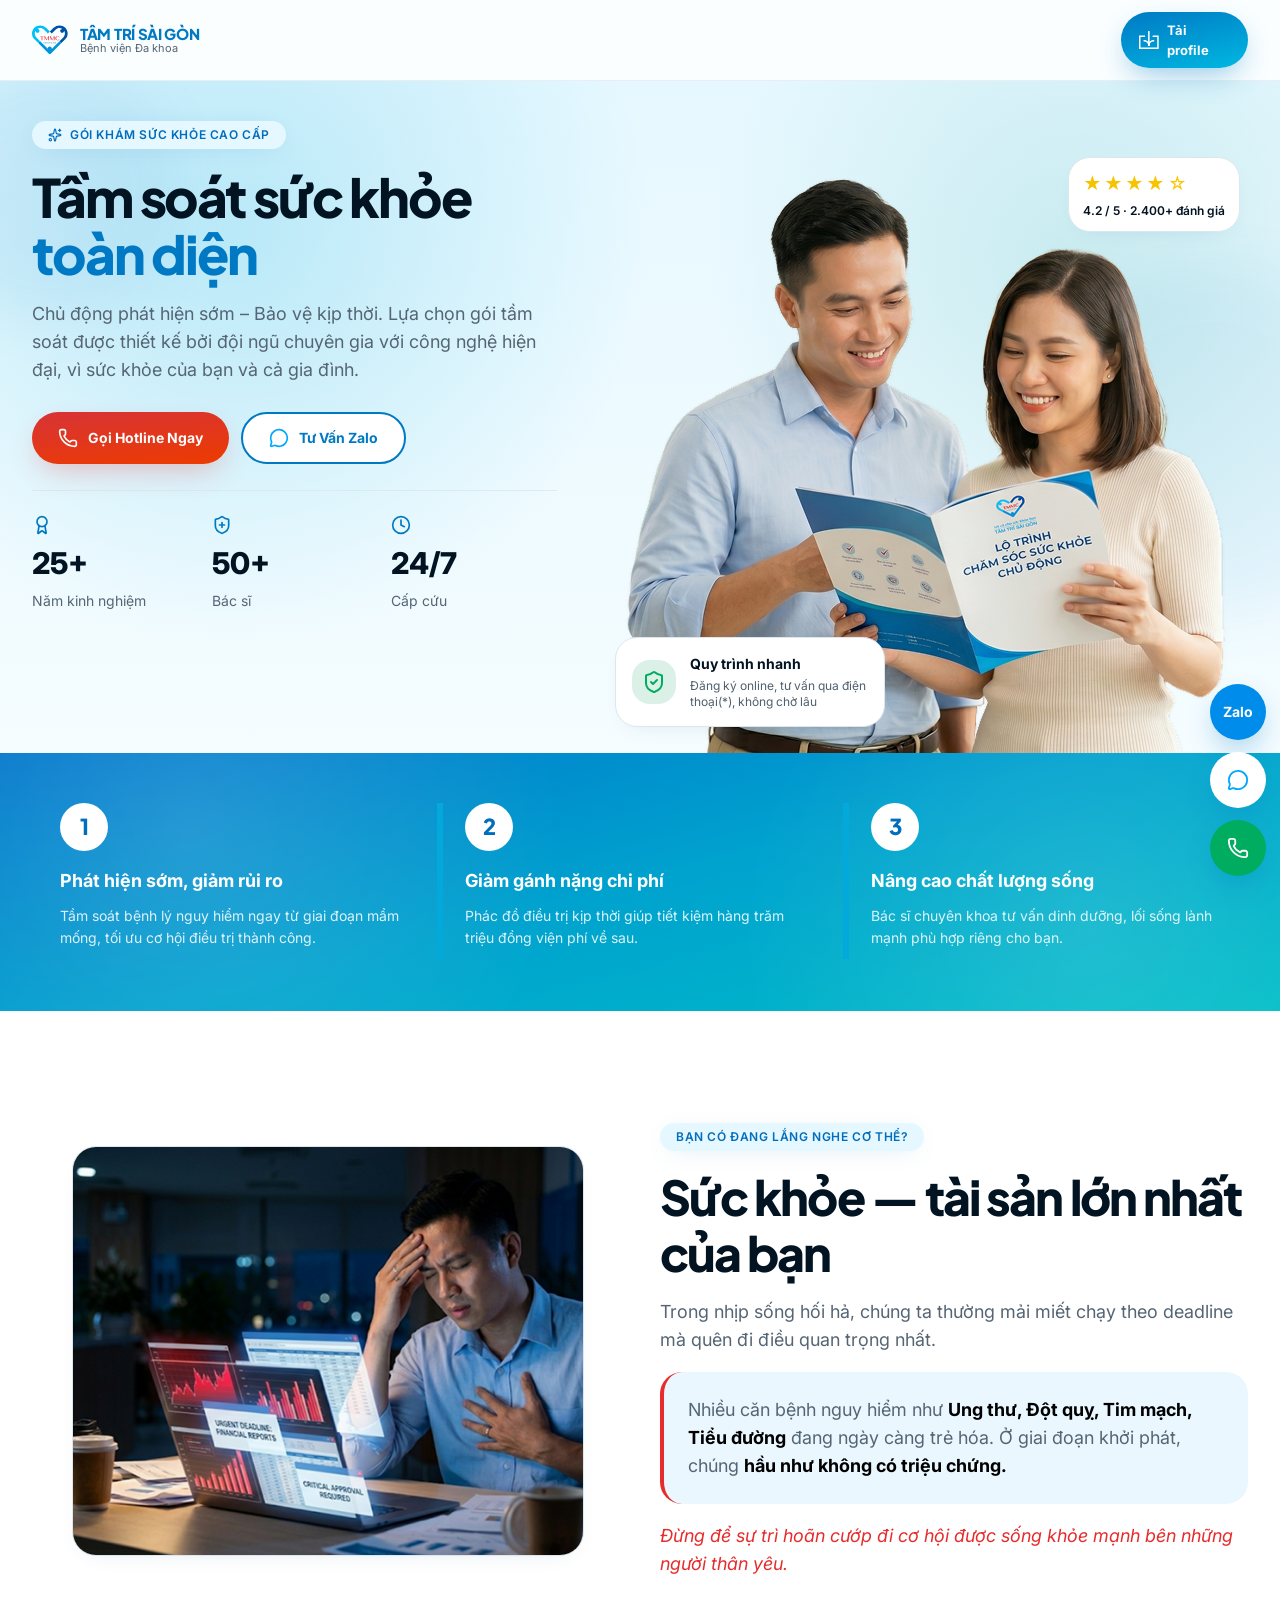
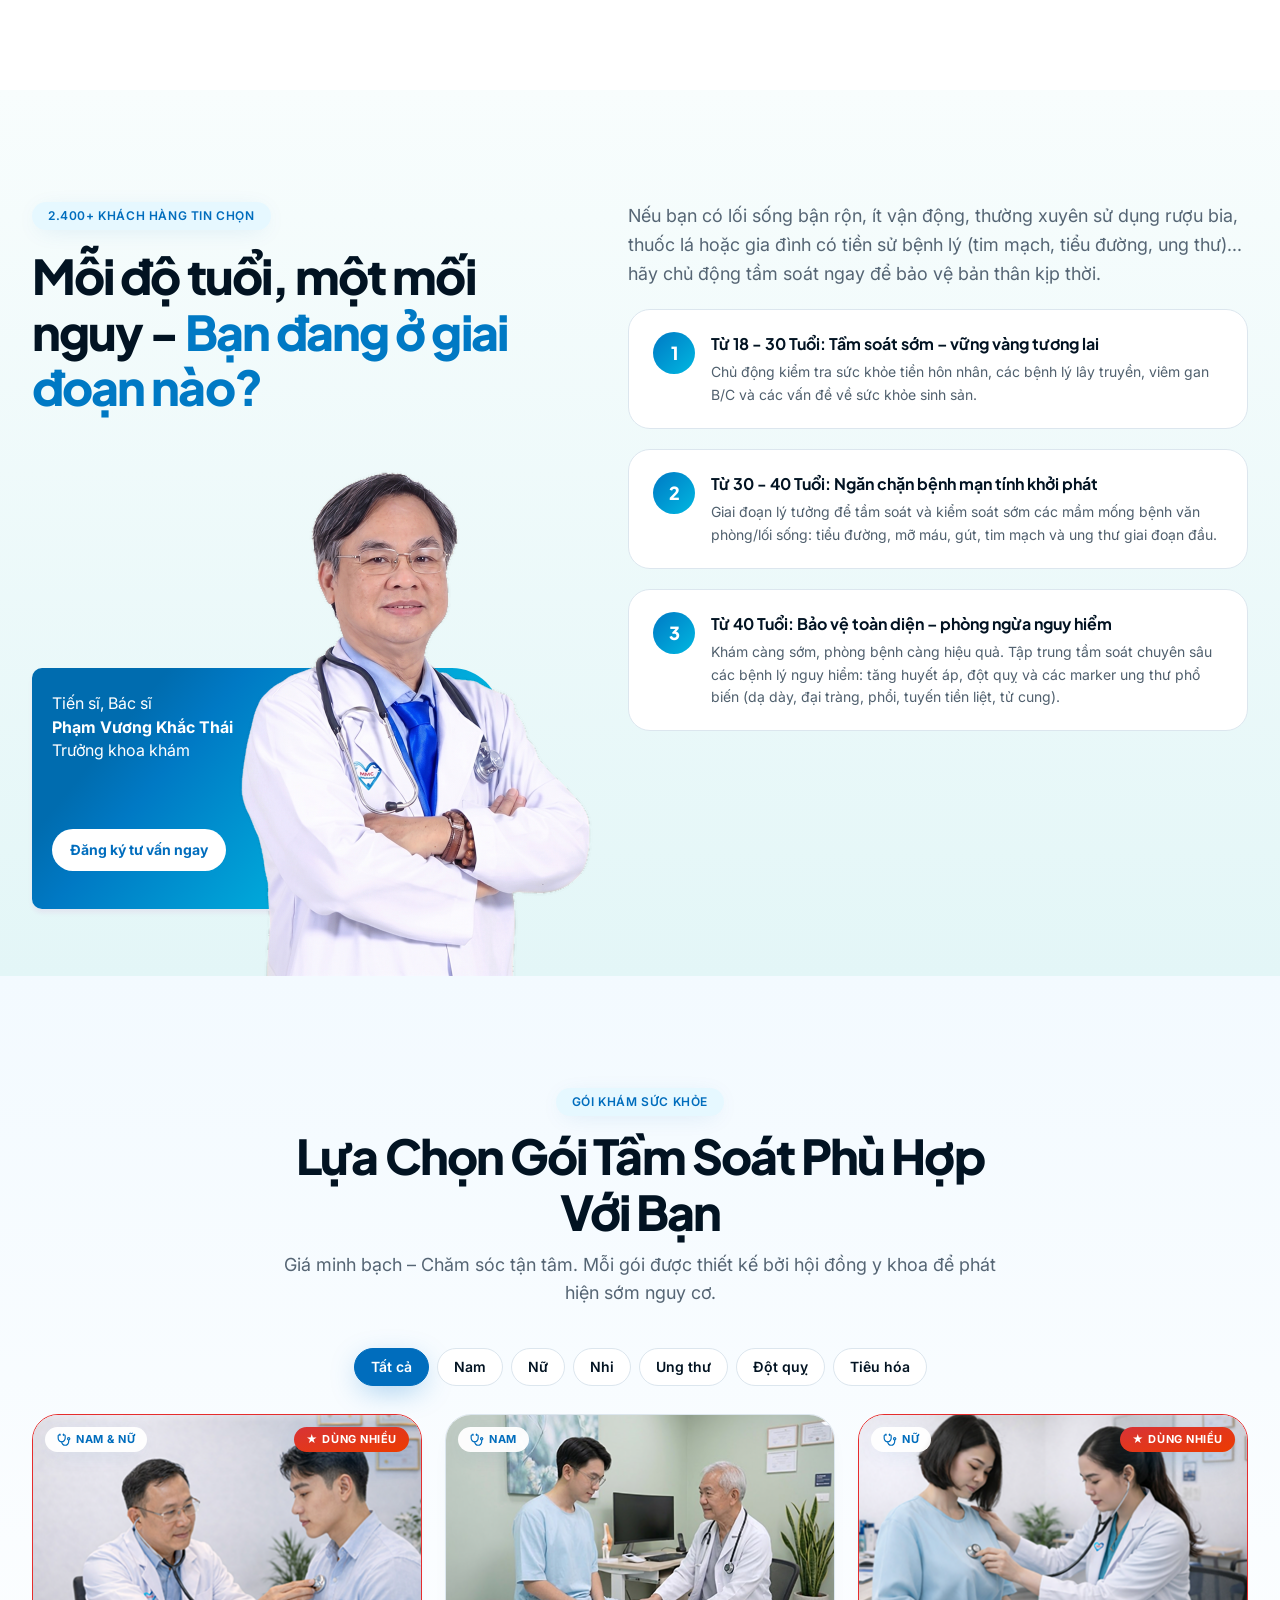
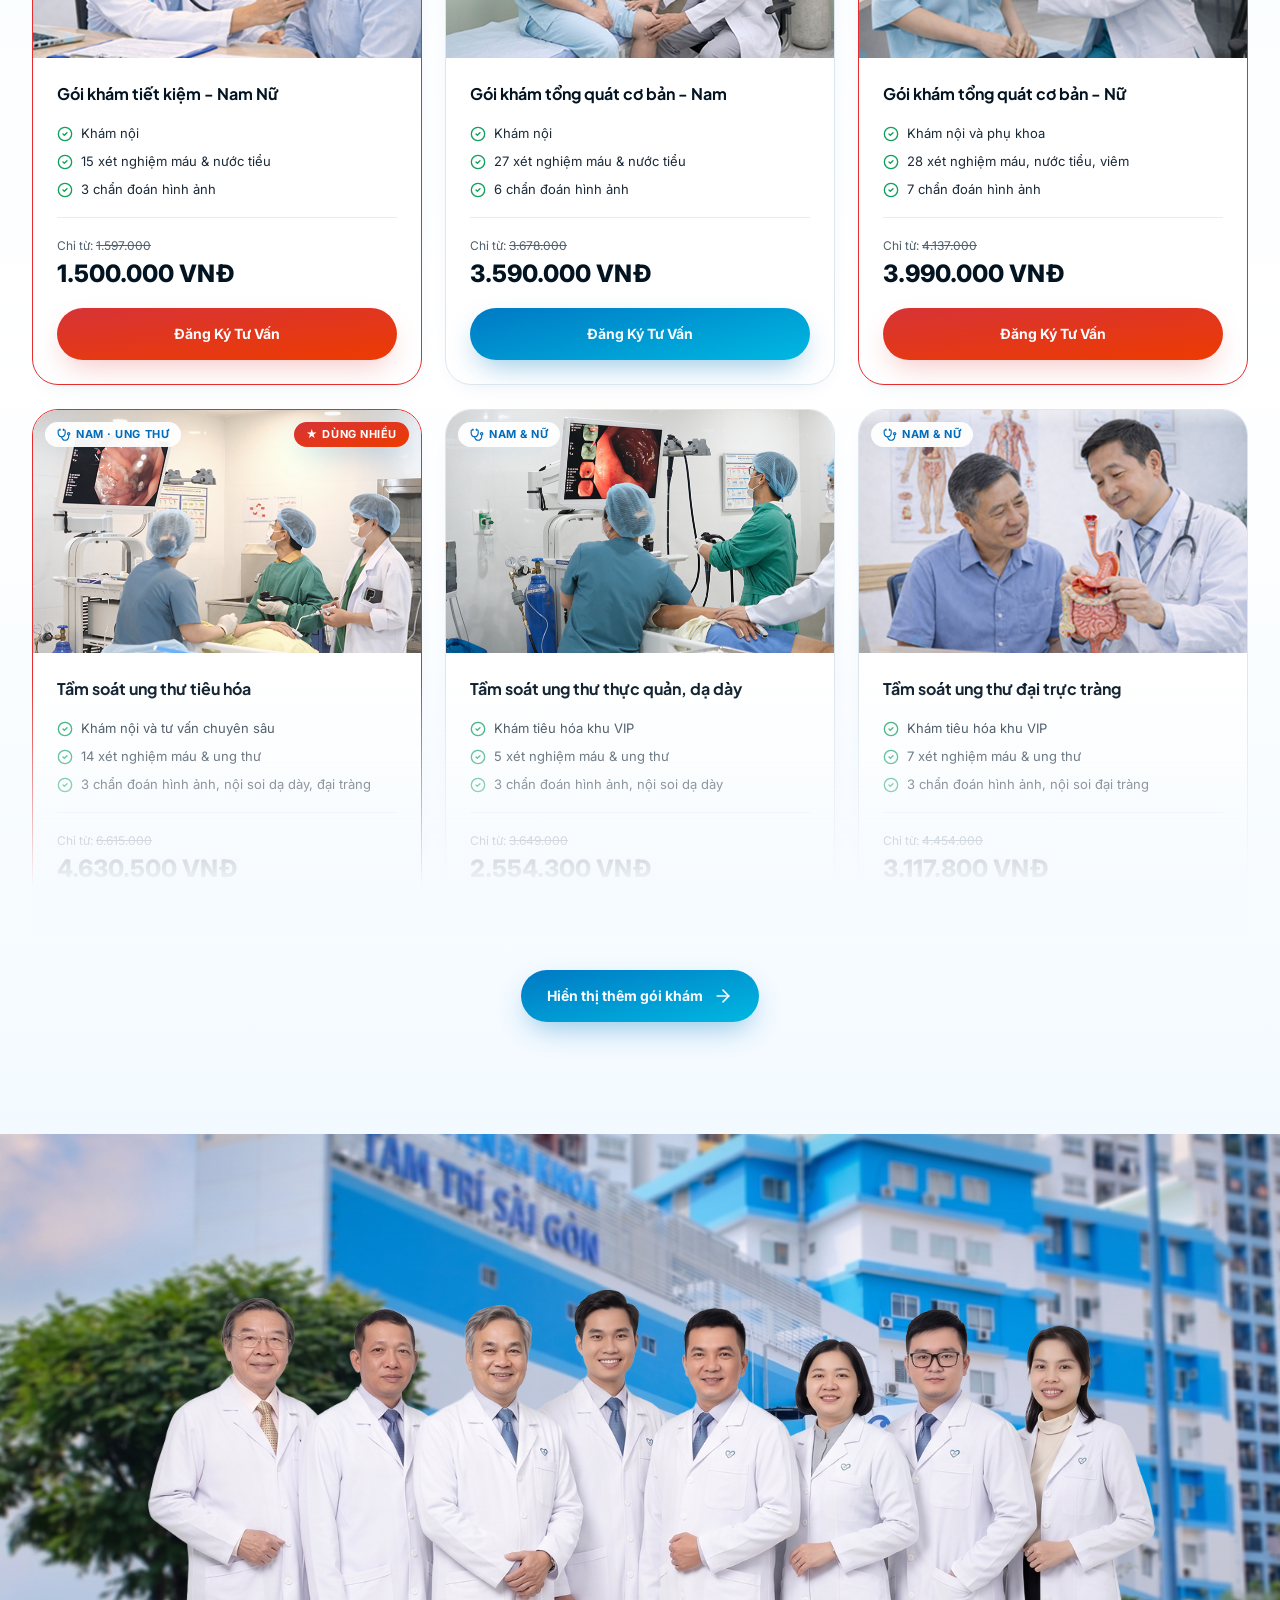
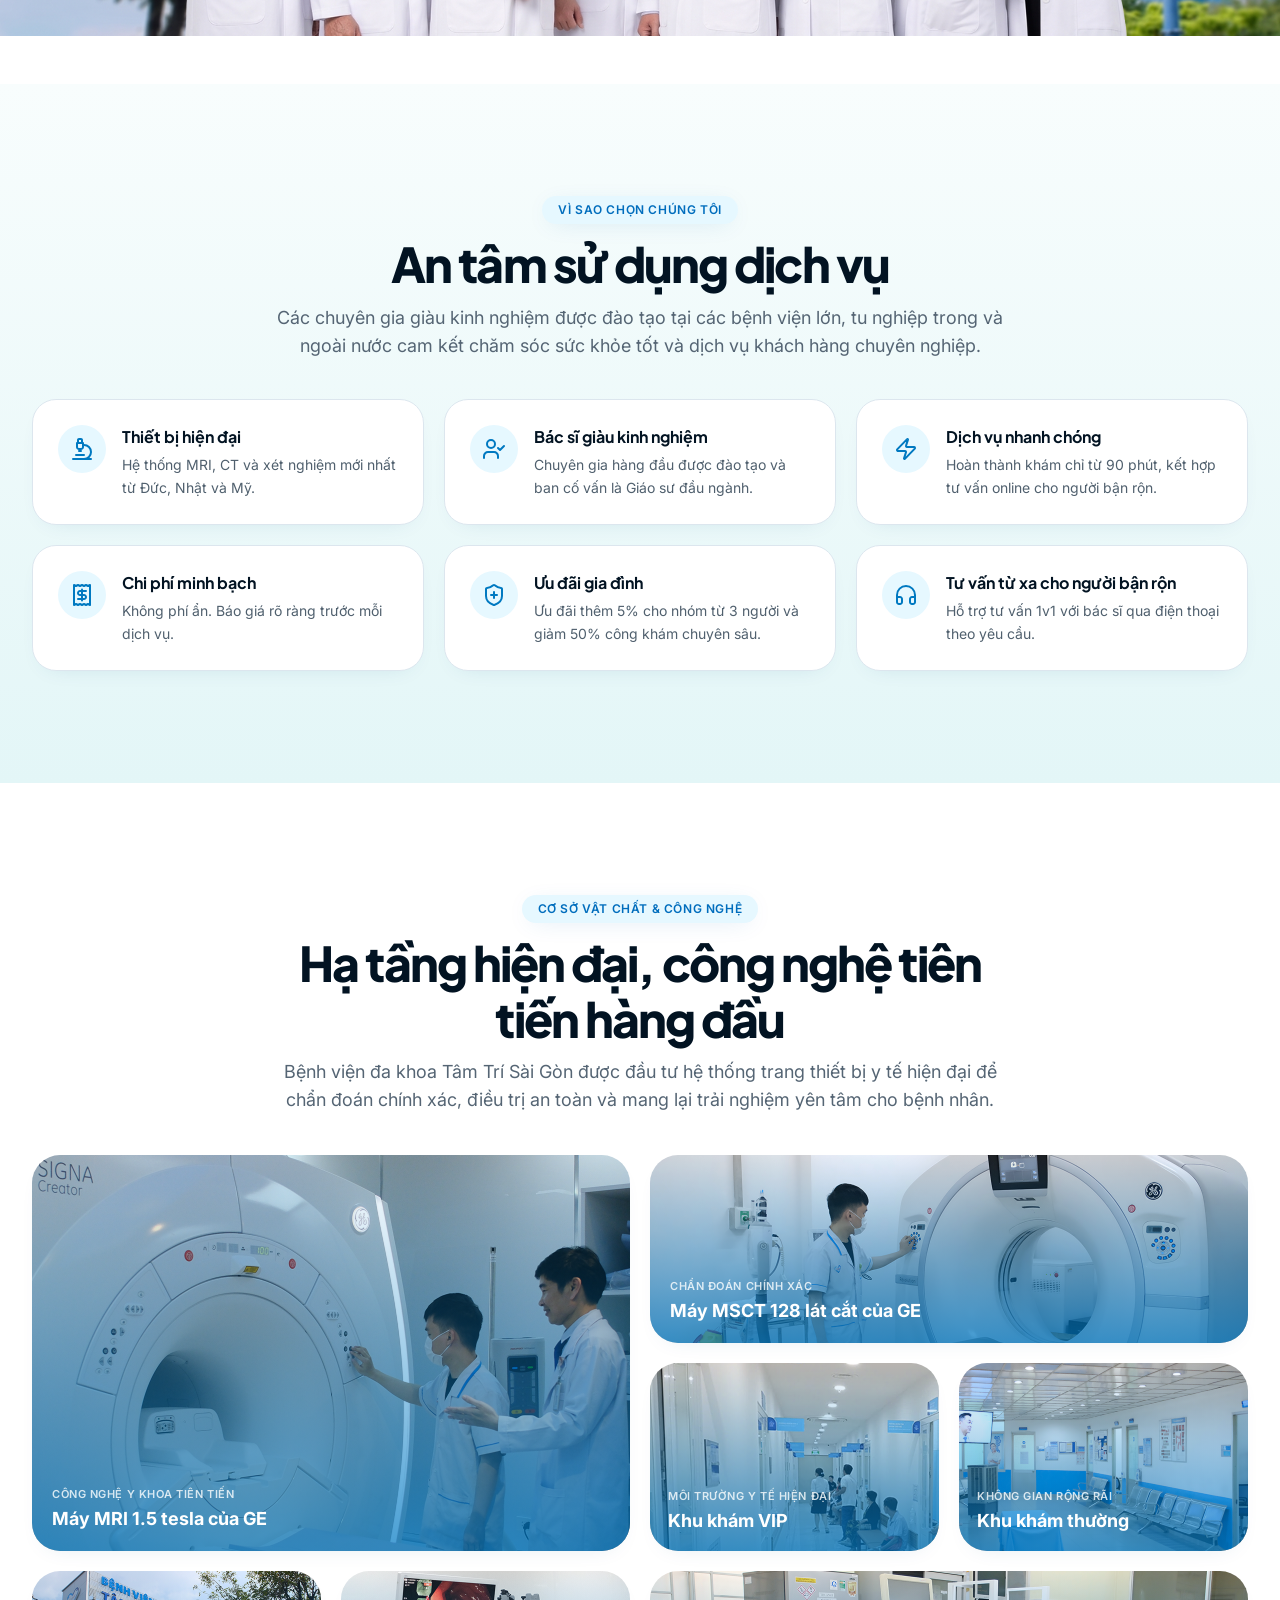
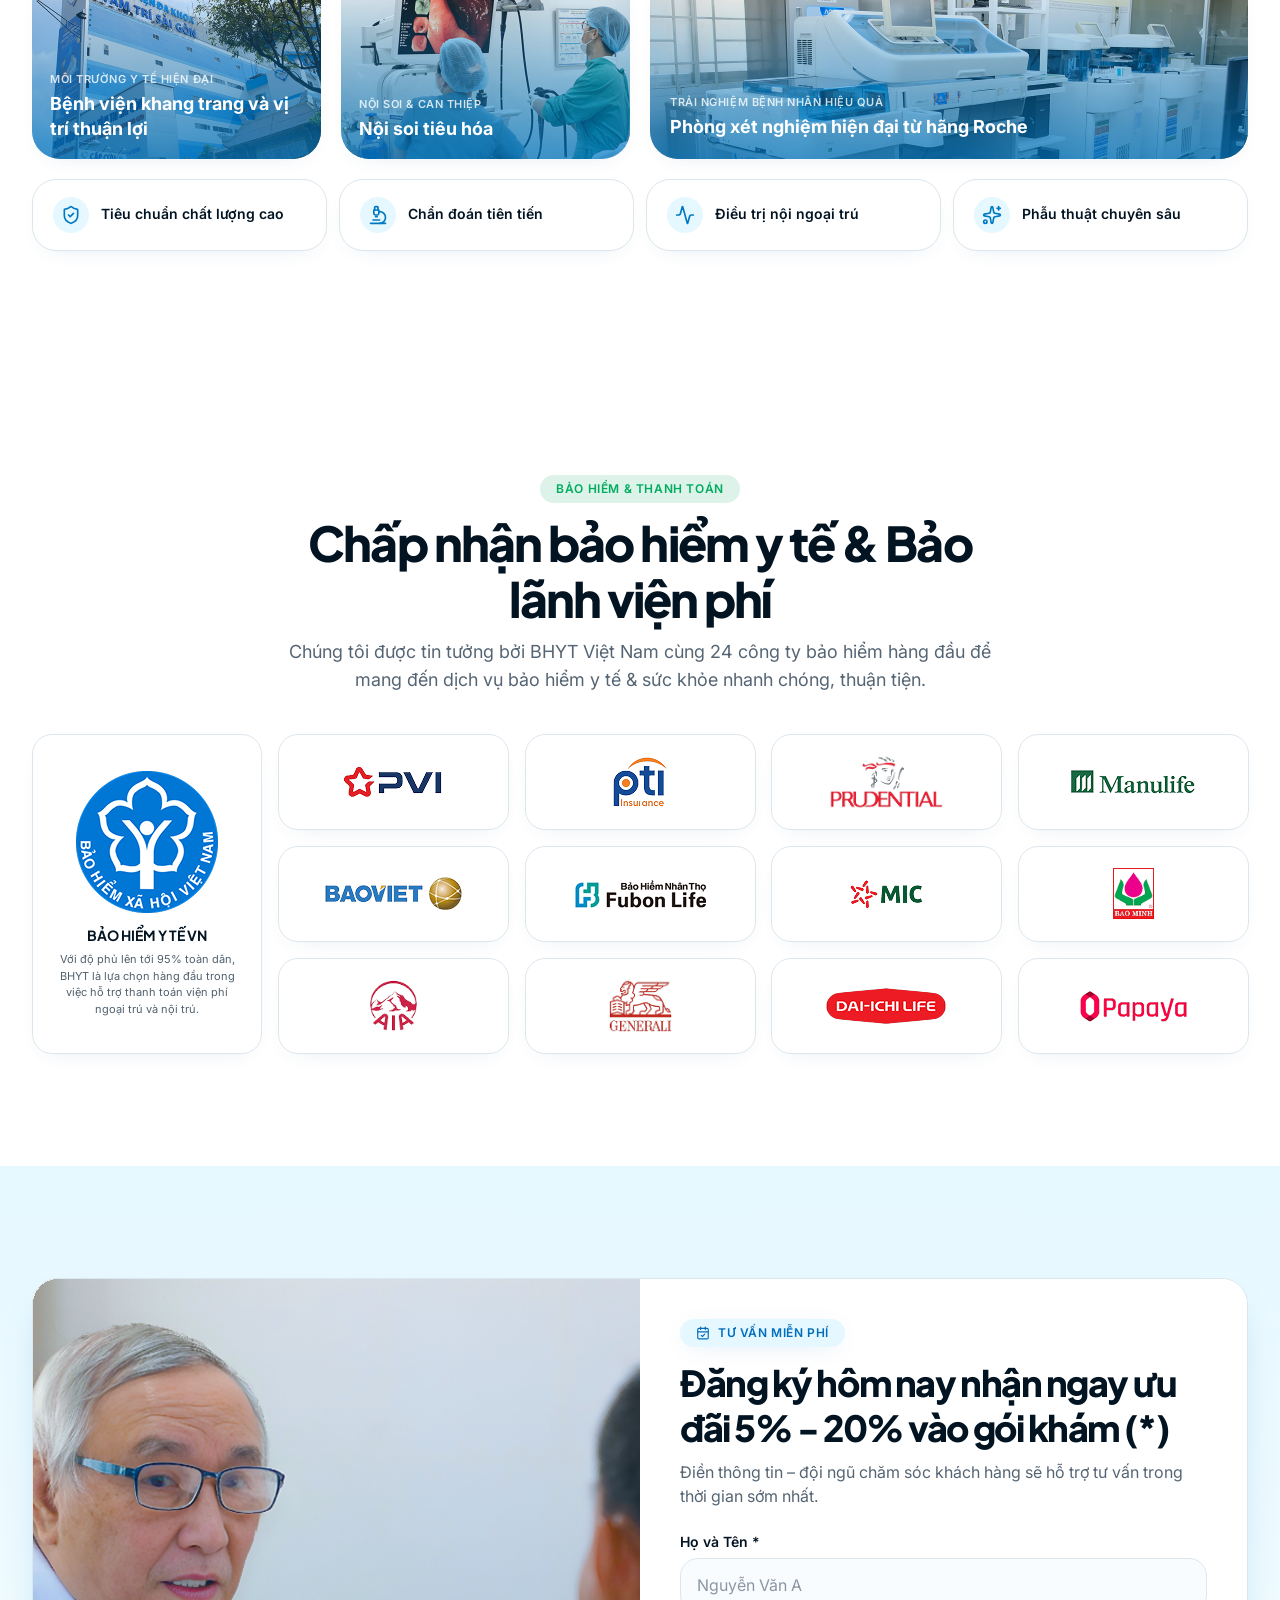
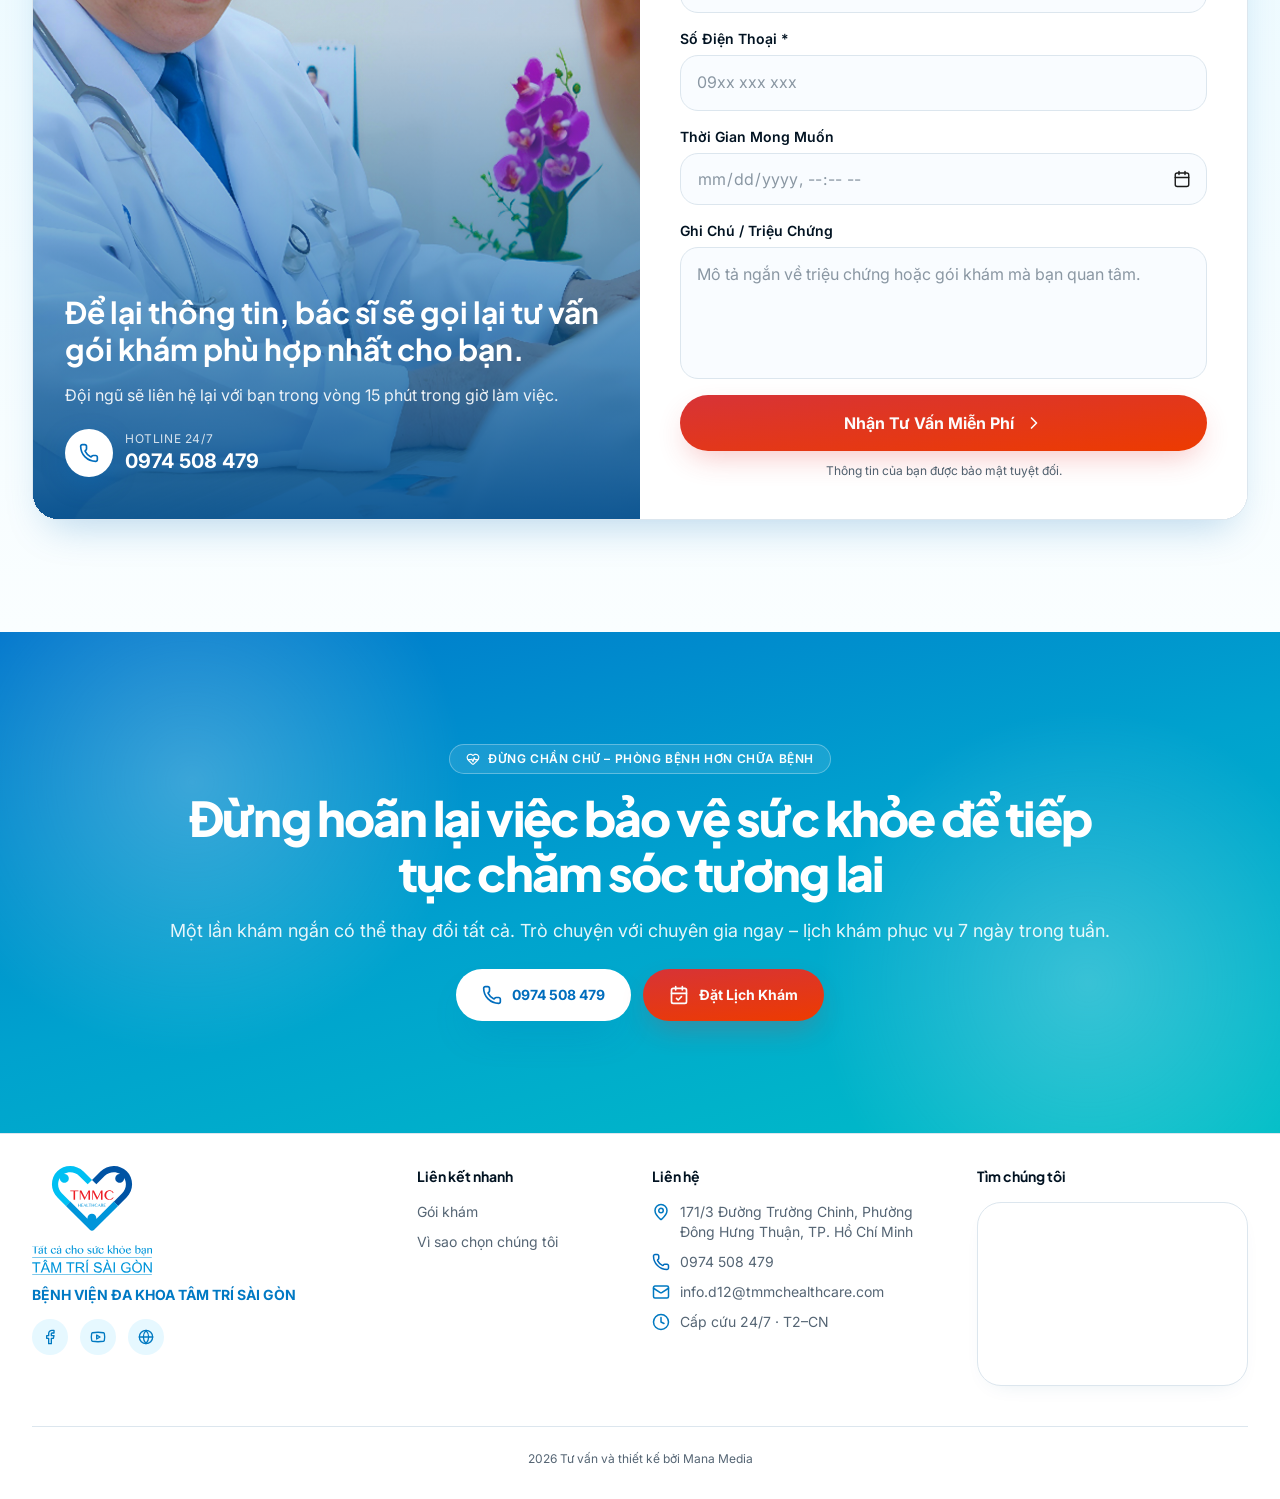
<file: index.html>
<!DOCTYPE html>
<html lang="vi">
  <head>
    <meta charset="UTF-8" />
    <meta name="viewport" content="width=device-width, initial-scale=1.0" />
    <meta http-equiv="Cache-Control" content="no-cache, no-store, must-revalidate" />
    <meta http-equiv="Pragma" content="no-cache" />
    <meta http-equiv="Expires" content="0" />
    <link rel="icon" type="image/svg+xml" href="assets/icons/icon-17.svg" />
    <link rel="apple-touch-icon" href="assets/icons/icon-17.svg" />
    <script>
      document.documentElement.classList.add("reveal-ready");
    </script>
    <title>Tầm soát sức khỏe toàn diện | Tâm Trí Sài Gòn</title>
    <meta
      name="description"
      content="Landing page giới thiệu gói tầm soát sức khỏe toàn diện của Bệnh viện Đa khoa Tâm Trí Sài Gòn."
    />
    <link rel="stylesheet" href="styles.css?v=20" />
  </head>
  <body id="top">
    <header class="site-header">
      <div class="container header-inner">
        <a class="brand" href="#top" aria-label="Tâm Trí Sài Gòn">
          <span class="brand-mark" aria-hidden="true"></span>
          <span class="brand-copy">
            <strong>TÂM TRÍ SÀI GÒN</strong>
            <span>Bệnh viện Đa khoa</span>
          </span>
        </a>
        <a class="btn btn-primary btn-download" href="assets/docs/ho-so-nang-luc-tam-tri-sai-gon.pdf" download="Ho-so-nang-luc-Tam-Tri-Sai-Gon.pdf" target="_blank" rel="noopener">
          <span class="btn-icon" aria-hidden="true">
            <img class="icon-image" src="assets/icons/icon-18.svg" alt="" />
          </span>
          Tải profile
        </a>
      </div>
    </header>

    <main>
      <section class="hero">
        <div class="hero-glow hero-glow-left"></div>
        <div class="hero-glow hero-glow-right"></div>
        <div class="container hero-grid">
          <div class="hero-copy">
            <div class="eyebrow eyebrow-blue">
              <span class="eyebrow-icon" aria-hidden="true">
                <img class="icon-image" src="assets/icons/icon-11.svg" alt="" />
              </span>
              Gói khám sức khỏe cao cấp
            </div>
            <h1>
              Tầm soát sức khỏe
              <span>toàn diện</span>
            </h1>
            <p class="hero-description">
              Chủ động phát hiện sớm – Bảo vệ kịp thời. Lựa chọn gói tầm
              soát được thiết kế bởi đội ngũ chuyên gia với công nghệ hiện
              đại, vì sức khỏe của bạn và cả gia đình.
            </p>
            <div class="hero-actions">
              <a class="btn btn-hot" href="tel:0974508479">
                <span class="btn-icon" aria-hidden="true">
                  <img class="icon-image" src="assets/icons/icon-29.svg" alt="" />
                </span>
                Gọi Hotline Ngay
              </a>
              <a class="btn btn-outline" href="https://zalo.me/3512814169751726186" target="_blank" rel="noopener">
                <span class="btn-icon" aria-hidden="true">
                  <img class="icon-image" src="assets/icons/icon-34.svg" alt="" />
                </span>
                Tư Vấn Zalo
              </a>
            </div>
            <ul class="hero-stats" aria-label="Số liệu nổi bật">
              <li>
                <span class="stat-icon">
                  <img class="icon-image" src="assets/icons/icon-25.svg" alt="" />
                </span>
                <strong>25+</strong>
                <span>Năm kinh nghiệm</span>
              </li>
              <li>
                <span class="stat-icon">
                  <img class="icon-image" src="assets/icons/icon-26.svg" alt="" />
                </span>
                <strong>50+</strong>
                <span>Bác sĩ</span>
              </li>
              <li>
                <span class="stat-icon">
                  <img class="icon-image" src="assets/icons/icon-33.svg" alt="" />
                </span>
                <strong>24/7</strong>
                <span>Cấp cứu</span>
              </li>
            </ul>
          </div>

          <div class="hero-media">
            <div class="rating-badge">
              <div class="rating-stars" aria-hidden="true">★★★★☆</div>
              <p>4.2 / 5 · 2.400+ đánh giá</p>
            </div>
            <img
              class="hero-couple"
              src="assets/images/hero-couple.png?v=2"
              alt="Khách hàng xem brochure chăm sóc sức khỏe"
            />
            <div class="quick-card">
              <div class="quick-card-icon">
                <img class="icon-image" src="assets/icons/icon-42.svg" alt="" />
              </div>
              <div>
                <strong>Quy trình nhanh</strong>
                <span>Đăng ký online, tư vấn qua điện thoại(*), không chờ lâu</span>
              </div>
            </div>
          </div>
        </div>

        <div class="hero-strip">
          <div class="container hero-strip-grid">
            <article>
              <div class="strip-number">1</div>
              <strong>Phát hiện sớm, giảm rủi ro</strong>
              <p>Tầm soát bệnh lý nguy hiểm ngay từ giai đoạn mầm mống, tối ưu cơ hội điều trị thành công.</p>
            </article>
            <article>
              <div class="strip-number">2</div>
              <strong>Giảm gánh nặng chi phí</strong>
              <p>Phác đồ điều trị kịp thời giúp tiết kiệm hàng trăm triệu đồng viện phí về sau.</p>
            </article>
            <article>
              <div class="strip-number">3</div>
              <strong>Nâng cao chất lượng sống</strong>
              <p>Bác sĩ chuyên khoa tư vấn dinh dưỡng, lối sống lành mạnh phù hợp riêng cho bạn.</p>
            </article>
          </div>
        </div>
      </section>

      <section class="section story">
        <div class="container split-grid">
          <figure class="image-card story-image">
            <img
              src="assets/images/stress-warning.png?v=2"
              alt="Người đàn ông mệt mỏi vì áp lực công việc"
            />
          </figure>
          <div class="story-copy">
            <div class="eyebrow eyebrow-soft">Bạn có đang lắng nghe cơ thể?</div>
            <h2>Sức khỏe — tài sản lớn nhất của bạn</h2>
            <p>
              Trong nhịp sống hối hả, chúng ta thường mải miết chạy theo deadline
              mà quên đi điều quan trọng nhất.
            </p>
            <div class="quote-box">
              Nhiều căn bệnh nguy hiểm như <strong>Ung thư, Đột quỵ, Tim mạch, Tiểu đường</strong>
              đang ngày càng trẻ hóa. Ở giai đoạn khởi phát, chúng
              <strong>hầu như không có triệu chứng.</strong>
            </div>
            <p class="story-highlight">
              Đừng để sự trì hoãn cướp đi cơ hội được sống khỏe mạnh bên những
              người thân yêu.
            </p>
          </div>
        </div>
      </section>

      <section class="section section-soft age-section" id="age-stages">
        <div class="container age-grid">
          <div class="age-lead">
            <div class="eyebrow eyebrow-soft">2.400+ khách hàng tin chọn</div>
            <h2>
              Mỗi độ tuổi, một mối nguy -
              <span>Bạn đang ở giai đoạn nào?</span>
            </h2>
            <div class="doctor-spotlight">
              <div class="doctor-card-bg">
                <div class="doctor-meta">
                  <p>Tiến sĩ, Bác sĩ</p>
                  <strong>Phạm Vương Khắc Thái</strong>
                  <span>Trưởng khoa khám</span>
                </div>
                <a class="btn btn-white" href="#contact">Đăng ký tư vấn ngay</a>
              </div>
              <img
                class="doctor-image"
                src="assets/images/chief-doctor.png?v=2"
                alt="Tiến sĩ, bác sĩ Phạm Vương Khắc Thái"
              />
            </div>
          </div>

          <div class="age-side">
            <p class="age-intro">
              Nếu bạn có lối sống bận rộn, ít vận động, thường xuyên sử dụng
              rượu bia, thuốc lá hoặc gia đình có tiền sử bệnh lý (tim mạch,
              tiểu đường, ung thư)... hãy chủ động tầm soát ngay để bảo vệ bản
              thân kịp thời.
            </p>

            <div class="stage-list">
              <article class="stage-card">
                <div class="stage-index">1</div>
                <div>
                  <h3>Từ 18 - 30 Tuổi: Tầm soát sớm – vững vàng tương lai</h3>
                  <p>
                    Chủ động kiểm tra sức khỏe tiền hôn nhân, các bệnh lý lây
                    truyền, viêm gan B/C và các vấn đề về sức khỏe sinh sản.
                  </p>
                </div>
              </article>
              <article class="stage-card">
                <div class="stage-index">2</div>
                <div>
                  <h3>Từ 30 - 40 Tuổi: Ngăn chặn bệnh mạn tính khởi phát</h3>
                  <p>
                    Giai đoạn lý tưởng để tầm soát và kiểm soát sớm các mầm mống
                    bệnh văn phòng/lối sống: tiểu đường, mỡ máu, gút, tim mạch và
                    ung thư giai đoạn đầu.
                  </p>
                </div>
              </article>
              <article class="stage-card">
                <div class="stage-index">3</div>
                <div>
                  <h3>Từ 40 Tuổi: Bảo vệ toàn diện – phòng ngừa nguy hiểm</h3>
                  <p>
                    Khám càng sớm, phòng bệnh càng hiệu quả. Tập trung tầm soát
                    chuyên sâu các bệnh lý nguy hiểm: tăng huyết áp, đột quỵ và
                    các marker ung thư phổ biến (dạ dày, đại tràng, phổi, tuyến
                    tiền liệt, tử cung).
                  </p>
                </div>
              </article>
            </div>
          </div>
        </div>
      </section>

      <section class="section packages" id="packages">
        <div class="container">
          <div class="section-head center">
            <div class="eyebrow eyebrow-soft">gói khám sức khỏe</div>
            <h2>Lựa Chọn Gói Tầm Soát Phù Hợp Với Bạn</h2>
            <p>
              Giá minh bạch – Chăm sóc tận tâm. Mỗi gói được thiết kế bởi hội
              đồng y khoa để phát hiện sớm nguy cơ.
            </p>
          </div>

          <div class="filter-bar" aria-label="Bộ lọc gói khám">
            <button class="filter-pill is-active" data-filter="all" type="button">Tất cả</button>
            <button class="filter-pill" data-filter="nam" type="button">Nam</button>
            <button class="filter-pill" data-filter="nu" type="button">Nữ</button>
            <button class="filter-pill" data-filter="nhi" type="button">Nhi</button>
            <button class="filter-pill" data-filter="ung-thu" type="button">Ung thư</button>
            <button class="filter-pill" data-filter="dot-quy" type="button">Đột quỵ</button>
            <button class="filter-pill" data-filter="tieu-hoa" type="button">Tiêu hóa</button>
          </div>

          <div class="package-collapse is-collapsed" id="package-collapse">
          <div class="package-grid" id="package-grid">
            <article class="package-card package-card-featured" data-filters="all nam nu tong-quat">
              <div class="package-thumb">
                <img src="assets/images/package-01.png?v=4" alt="Gói khám tiết kiệm Nam Nữ" />
                <div class="card-badge-group">
                  <span class="badge badge-soft"><img class="icon-image badge-icon" src="assets/icons/icon-09.svg" alt="" />Nam &amp; Nữ</span>
                  <span class="badge badge-hot">★ Dùng nhiều</span>
                </div>
              </div>
              <div class="package-body">
                <h3>Gói khám tiết kiệm - Nam Nữ</h3>
                <ul>
                  <li><img class="icon-image check-icon" src="assets/icons/icon-03.svg" alt="" />Khám nội</li>
                  <li><img class="icon-image check-icon" src="assets/icons/icon-03.svg" alt="" />15 xét nghiệm máu &amp; nước tiểu</li>
                  <li><img class="icon-image check-icon" src="assets/icons/icon-03.svg" alt="" />3 chẩn đoán hình ảnh</li>
                </ul>
                <div class="package-price">
                  <span>Chỉ từ: <s>1.597.000</s></span>
                  <strong>1.500.000 VNĐ</strong>
                </div>
                <a class="btn btn-hot btn-block" href="#contact">Đăng Ký Tư Vấn</a>
              </div>
            </article>

            <article class="package-card" data-filters="all nam tong-quat">
              <div class="package-thumb">
                <img src="assets/images/package-02.png?v=4" alt="Gói khám tổng quát cơ bản Nam" />
                <div class="card-badge-group">
                  <span class="badge badge-soft"><img class="icon-image badge-icon" src="assets/icons/icon-09.svg" alt="" />Nam</span>
                </div>
              </div>
              <div class="package-body">
                <h3>Gói khám tổng quát cơ bản - Nam</h3>
                <ul>
                  <li><img class="icon-image check-icon" src="assets/icons/icon-03.svg" alt="" />Khám nội</li>
                  <li><img class="icon-image check-icon" src="assets/icons/icon-03.svg" alt="" />27 xét nghiệm máu &amp; nước tiểu</li>
                  <li><img class="icon-image check-icon" src="assets/icons/icon-03.svg" alt="" />6 chẩn đoán hình ảnh</li>
                </ul>
                <div class="package-price">
                  <span>Chỉ từ: <s>3.678.000</s></span>
                  <strong>3.590.000 VNĐ</strong>
                </div>
                <a class="btn btn-primary btn-block" href="#contact">Đăng Ký Tư Vấn</a>
              </div>
            </article>

            <article class="package-card package-card-featured" data-filters="all nu tong-quat">
              <div class="package-thumb">
                <img src="assets/images/package-03.png?v=4" alt="Gói khám tổng quát cơ bản Nữ" />
                <div class="card-badge-group">
                  <span class="badge badge-soft"><img class="icon-image badge-icon" src="assets/icons/icon-09.svg" alt="" />Nữ</span>
                  <span class="badge badge-hot">★ Dùng nhiều</span>
                </div>
              </div>
              <div class="package-body">
                <h3>Gói khám tổng quát cơ bản - Nữ</h3>
                <ul>
                  <li><img class="icon-image check-icon" src="assets/icons/icon-03.svg" alt="" />Khám nội và phụ khoa</li>
                  <li><img class="icon-image check-icon" src="assets/icons/icon-03.svg" alt="" />28 xét nghiệm máu, nước tiểu, viêm</li>
                  <li><img class="icon-image check-icon" src="assets/icons/icon-03.svg" alt="" />7 chẩn đoán hình ảnh</li>
                </ul>
                <div class="package-price">
                  <span>Chỉ từ: <s>4.137.000</s></span>
                  <strong>3.990.000 VNĐ</strong>
                </div>
                <a class="btn btn-hot btn-block" href="#contact">Đăng Ký Tư Vấn</a>
              </div>
            </article>

            <article class="package-card package-card-featured" data-filters="all nam ung-thu tieu-hoa">
              <div class="package-thumb">
                <img src="assets/images/package-04.png?v=4" alt="Tầm soát ung thư tiêu hóa" />
                <div class="card-badge-group">
                  <span class="badge badge-soft"><img class="icon-image badge-icon" src="assets/icons/icon-09.svg" alt="" />Nam · Ung thư</span>
                  <span class="badge badge-hot">★ Dùng nhiều</span>
                </div>
              </div>
              <div class="package-body">
                <h3>Tầm soát ung thư tiêu hóa</h3>
                <ul>
                  <li><img class="icon-image check-icon" src="assets/icons/icon-03.svg" alt="" />Khám nội và tư vấn chuyên sâu</li>
                  <li><img class="icon-image check-icon" src="assets/icons/icon-03.svg" alt="" />14 xét nghiệm máu &amp; ung thư</li>
                  <li><img class="icon-image check-icon" src="assets/icons/icon-03.svg" alt="" />3 chẩn đoán hình ảnh, nội soi dạ dày, đại tràng</li>
                </ul>
                <div class="package-price">
                  <span>Chỉ từ: <s>6.615.000</s></span>
                  <strong>4.630.500 VNĐ</strong>
                </div>
                <a class="btn btn-hot btn-block" href="#contact">Đăng Ký Tư Vấn</a>
              </div>
            </article>

            <article class="package-card" data-filters="all nam nu ung-thu tieu-hoa">
              <div class="package-thumb">
                <img src="assets/images/package-05.png?v=4" alt="Tầm soát ung thư thực quản dạ dày" />
                <div class="card-badge-group">
                  <span class="badge badge-soft"><img class="icon-image badge-icon" src="assets/icons/icon-09.svg" alt="" />Nam &amp; Nữ</span>
                </div>
              </div>
              <div class="package-body">
                <h3>Tầm soát ung thư thực quản, dạ dày</h3>
                <ul>
                  <li><img class="icon-image check-icon" src="assets/icons/icon-03.svg" alt="" />Khám tiêu hóa khu VIP</li>
                  <li><img class="icon-image check-icon" src="assets/icons/icon-03.svg" alt="" />5 xét nghiệm máu &amp; ung thư</li>
                  <li><img class="icon-image check-icon" src="assets/icons/icon-03.svg" alt="" />3 chẩn đoán hình ảnh, nội soi dạ dày</li>
                </ul>
                <div class="package-price">
                  <span>Chỉ từ: <s>3.649.000</s></span>
                  <strong>2.554.300 VNĐ</strong>
                </div>
                <a class="btn btn-primary btn-block" href="#contact">Đăng Ký Tư Vấn</a>
              </div>
            </article>

            <article class="package-card" data-filters="all nam nu ung-thu tieu-hoa">
              <div class="package-thumb">
                <img src="assets/images/package-06.png?v=4" alt="Tầm soát ung thư đại trực tràng" />
                <div class="card-badge-group">
                  <span class="badge badge-soft"><img class="icon-image badge-icon" src="assets/icons/icon-09.svg" alt="" />Nam &amp; Nữ</span>
                </div>
              </div>
              <div class="package-body">
                <h3>Tầm soát ung thư đại trực tràng</h3>
                <ul>
                  <li><img class="icon-image check-icon" src="assets/icons/icon-03.svg" alt="" />Khám tiêu hóa khu VIP</li>
                  <li><img class="icon-image check-icon" src="assets/icons/icon-03.svg" alt="" />7 xét nghiệm máu &amp; ung thư</li>
                  <li><img class="icon-image check-icon" src="assets/icons/icon-03.svg" alt="" />3 chẩn đoán hình ảnh, nội soi đại tràng</li>
                </ul>
                <div class="package-price">
                  <span>Chỉ từ: <s>4.454.000</s></span>
                  <strong>3.117.800 VNĐ</strong>
                </div>
                <a class="btn btn-primary btn-block" href="#contact">Đăng Ký Tư Vấn</a>
              </div>
            </article>

            <article class="package-card" data-filters="all nam nu tim-mach">
              <div class="package-thumb">
                <img src="assets/images/package-07.png?v=4" alt="Tầm soát tim mạch" />
                <div class="card-badge-group">
                  <span class="badge badge-soft"><img class="icon-image badge-icon" src="assets/icons/icon-09.svg" alt="" />Nam &amp; Nữ</span>
                </div>
              </div>
              <div class="package-body">
                <h3>Tầm soát tim mạch</h3>
                <ul>
                  <li><img class="icon-image check-icon" src="assets/icons/icon-03.svg" alt="" />Khám nội tim mạch</li>
                  <li><img class="icon-image check-icon" src="assets/icons/icon-03.svg" alt="" />9 xét nghiệm máu</li>
                  <li><img class="icon-image check-icon" src="assets/icons/icon-03.svg" alt="" />3 chẩn đoán hình ảnh</li>
                </ul>
                <div class="package-price">
                  <span>Chỉ từ: <s>1.416.000</s></span>
                  <strong>1.350.000 VNĐ</strong>
                </div>
                <a class="btn btn-primary btn-block" href="#contact">Đăng Ký Tư Vấn</a>
              </div>
            </article>

            <article class="package-card package-card-featured" data-filters="all nam nu dot-quy">
              <div class="package-thumb">
                <img src="assets/images/package-08.png?v=4" alt="Tầm soát đột quỵ" />
                <div class="card-badge-group">
                  <span class="badge badge-soft"><img class="icon-image badge-icon" src="assets/icons/icon-09.svg" alt="" />Nam &amp; Nữ</span>
                  <span class="badge badge-hot">★ Dùng nhiều</span>
                </div>
              </div>
              <div class="package-body">
                <h3>Tầm soát đột quỵ</h3>
                <ul>
                  <li><img class="icon-image check-icon" src="assets/icons/icon-03.svg" alt="" />Khám đột quỵ (nội)</li>
                  <li><img class="icon-image check-icon" src="assets/icons/icon-03.svg" alt="" />15 xét nghiệm máu</li>
                  <li><img class="icon-image check-icon" src="assets/icons/icon-03.svg" alt="" />3 chẩn đoán hình ảnh, chụp CT não</li>
                </ul>
                <div class="package-price">
                  <span>Chỉ từ: <s>3.673.000</s></span>
                  <strong>3.490.000 VNĐ</strong>
                </div>
                <a class="btn btn-hot btn-block" href="#contact">Đăng Ký Tư Vấn</a>
              </div>
            </article>

            <article class="package-card" data-filters="all nu ung-thu">
              <div class="package-thumb">
                <img src="assets/images/package-09.png?v=4" alt="Tầm soát ung thư cổ tử cung và vú" />
                <div class="card-badge-group">
                  <span class="badge badge-soft"><img class="icon-image badge-icon" src="assets/icons/icon-09.svg" alt="" />Nữ</span>
                </div>
              </div>
              <div class="package-body">
                <h3>Tầm soát ung thư cổ tử cung, vú</h3>
                <ul>
                  <li><img class="icon-image check-icon" src="assets/icons/icon-03.svg" alt="" />Khám phụ khoa</li>
                  <li><img class="icon-image check-icon" src="assets/icons/icon-03.svg" alt="" />5 xét nghiệm ung thư, viêm</li>
                  <li><img class="icon-image check-icon" src="assets/icons/icon-03.svg" alt="" />2 chẩn đoán hình ảnh</li>
                </ul>
                <div class="package-price">
                  <span>Chỉ từ: <s>2.411.000</s></span>
                  <strong>2.300.000 VNĐ</strong>
                </div>
                <a class="btn btn-primary btn-block" href="#contact">Đăng Ký Tư Vấn</a>
              </div>
            </article>

            <article class="package-card" data-filters="all nu tong-quat">
              <div class="package-thumb">
                <img src="assets/images/package-10.png?v=2" alt="Gói khám tổng quát cơ bản Nữ" />
                <div class="card-badge-group">
                  <span class="badge badge-soft"><img class="icon-image badge-icon" src="assets/icons/icon-09.svg" alt="" />Nữ</span>
                </div>
              </div>
              <div class="package-body">
                <h3>Gói khám tổng quát cơ bản - Nữ GĐ</h3>
                <ul>
                  <li><img class="icon-image check-icon" src="assets/icons/icon-03.svg" alt="" />Khám nội và Phụ khoa</li>
                  <li><img class="icon-image check-icon" src="assets/icons/icon-03.svg" alt="" />29 xét nghiệm máu, nước tiểu, viêm, ung thư</li>
                  <li><img class="icon-image check-icon" src="assets/icons/icon-03.svg" alt="" />8 chẩn đoán hình ảnh</li>
                </ul>
                <div class="package-price">
                  <span>Chỉ từ: <s>4.746.000</s></span>
                  <strong>4.490.000 VNĐ</strong>
                </div>
                <a class="btn btn-primary btn-block" href="#contact">Đăng Ký Tư Vấn</a>
              </div>
            </article>

            <article class="package-card" data-filters="all nam tong-quat">
              <div class="package-thumb">
                <img src="assets/images/package-11.png?v=2" alt="Gói khám tổng quát VIP Nam" />
                <div class="card-badge-group">
                  <span class="badge badge-vip"><img class="icon-image badge-icon" src="assets/icons/icon-09.svg" alt="" />Nam VIP</span>
                </div>
              </div>
              <div class="package-body">
                <h3>Gói khám tổng quát VIP - Nam</h3>
                <ul>
                  <li><img class="icon-image check-icon" src="assets/icons/icon-03.svg" alt="" />Khám nội VIP</li>
                  <li><img class="icon-image check-icon" src="assets/icons/icon-03.svg" alt="" />36 xét nghiệm máu, nước tiểu, giun sán, ung thư</li>
                  <li><img class="icon-image check-icon" src="assets/icons/icon-03.svg" alt="" />9 chẩn đoán hình ảnh</li>
                </ul>
                <div class="package-price">
                  <span>Chỉ từ: <s>9.934.000</s></span>
                  <strong>9.590.000 VNĐ</strong>
                </div>
                <a class="btn btn-primary btn-block" href="#contact">Đăng Ký Tư Vấn</a>
              </div>
            </article>

            <article class="package-card" data-filters="all nu tong-quat">
              <div class="package-thumb">
                <img src="assets/images/package-12.png?v=2" alt="Gói khám tổng quát VIP Nữ" />
                <div class="card-badge-group">
                  <span class="badge badge-vip"><img class="icon-image badge-icon" src="assets/icons/icon-09.svg" alt="" />Nữ VIP</span>
                </div>
              </div>
              <div class="package-body">
                <h3>Gói khám tổng quát VIP - Nữ</h3>
                <ul>
                  <li><img class="icon-image check-icon" src="assets/icons/icon-03.svg" alt="" />Khám nội và Phụ khoa VIP</li>
                  <li><img class="icon-image check-icon" src="assets/icons/icon-03.svg" alt="" />38 xét nghiệm máu, nước tiểu, phụ khoa</li>
                  <li><img class="icon-image check-icon" src="assets/icons/icon-03.svg" alt="" />10 chẩn đoán hình ảnh &amp; thăm dò chức năng</li>
                </ul>
                <div class="package-price">
                  <span>Chỉ từ: <s>10.550.000</s></span>
                  <strong>9.990.000 VNĐ</strong>
                </div>
                <a class="btn btn-primary btn-block" href="#contact">Đăng Ký Tư Vấn</a>
              </div>
            </article>

            <article class="package-card" data-filters="all nam">
              <div class="package-thumb">
                <img src="assets/images/package-13.png?v=2" alt="Gói khám tiền hôn nhân Nam" />
                <div class="card-badge-group">
                  <span class="badge badge-soft"><img class="icon-image badge-icon" src="assets/icons/icon-09.svg" alt="" />Nam</span>
                </div>
              </div>
              <div class="package-body">
                <h3>Gói khám tiền hôn nhân Nam</h3>
                <ul>
                  <li><img class="icon-image check-icon" src="assets/icons/icon-03.svg" alt="" />Khám Nam khoa (nội)</li>
                  <li><img class="icon-image check-icon" src="assets/icons/icon-03.svg" alt="" />12 xét nghiệm máu, bệnh STD</li>
                  <li><img class="icon-image check-icon" src="assets/icons/icon-03.svg" alt="" />3 chẩn đoán hình ảnh</li>
                </ul>
                <div class="package-price">
                  <span>Chỉ từ: <s>2.005.000</s></span>
                  <strong>1.900.000 VNĐ</strong>
                </div>
                <a class="btn btn-primary btn-block" href="#contact">Đăng Ký Tư Vấn</a>
              </div>
            </article>

            <article class="package-card" data-filters="all nu">
              <div class="package-thumb">
                <img src="assets/images/package-14.png?v=2" alt="Gói khám tiền hôn nhân Nữ" />
                <div class="card-badge-group">
                  <span class="badge badge-soft"><img class="icon-image badge-icon" src="assets/icons/icon-09.svg" alt="" />Nữ</span>
                </div>
              </div>
              <div class="package-body">
                <h3>Gói khám tiền hôn nhân Nữ</h3>
                <ul>
                  <li><img class="icon-image check-icon" src="assets/icons/icon-03.svg" alt="" />Khám Phụ khoa</li>
                  <li><img class="icon-image check-icon" src="assets/icons/icon-03.svg" alt="" />16 xét nghiệm máu, phụ khoa, bệnh STD</li>
                  <li><img class="icon-image check-icon" src="assets/icons/icon-03.svg" alt="" />4 chẩn đoán hình ảnh</li>
                </ul>
                <div class="package-price">
                  <span>Chỉ từ: <s>3.654.000</s></span>
                  <strong>3.490.000 VNĐ</strong>
                </div>
                <a class="btn btn-primary btn-block" href="#contact">Đăng Ký Tư Vấn</a>
              </div>
            </article>

            <article class="package-card" data-filters="all nhi tong-quat">
              <div class="package-thumb">
                <img src="assets/images/package-15.png?v=2" alt="Gói khám tổng quát trẻ em" />
                <div class="card-badge-group">
                  <span class="badge badge-soft"><img class="icon-image badge-icon" src="assets/icons/icon-09.svg" alt="" />Nhi</span>
                </div>
              </div>
              <div class="package-body">
                <h3>Gói khám tổng quát trẻ em</h3>
                <ul>
                  <li><img class="icon-image check-icon" src="assets/icons/icon-03.svg" alt="" />Khám nhi, khám tai - mũi - họng</li>
                  <li><img class="icon-image check-icon" src="assets/icons/icon-03.svg" alt="" />7 xét nghiệm máu &amp; nước tiểu</li>
                  <li><img class="icon-image check-icon" src="assets/icons/icon-03.svg" alt="" />1 chẩn đoán hình ảnh</li>
                </ul>
                <div class="package-price">
                  <span>Chỉ từ: <s>1.141.000</s></span>
                  <strong>1.090.000 VNĐ</strong>
                </div>
                <a class="btn btn-primary btn-block" href="#contact">Đăng Ký Tư Vấn</a>
              </div>
            </article>
          </div>
          </div>

          <div class="empty-state" id="package-empty" hidden>
            Danh mục này đang được cập nhật. Vui lòng để lại thông tin để đội ngũ tư vấn gói phù hợp cho bạn.
          </div>

          <div class="section-action">
            <button class="btn btn-primary" type="button" id="toggle-packages" aria-expanded="false">
              <span class="toggle-packages-label">Hiển thị thêm gói khám</span>
              <span class="btn-icon" aria-hidden="true">
                <img class="icon-image" src="assets/icons/icon-44.svg" alt="" />
              </span>
            </button>
          </div>
        </div>
      </section>

      <section class="team-banner">
        <div class="team-banner-media">
          <img
            class="building-image"
            src="assets/images/hospital-building.png"
            alt="Bệnh viện Tâm Trí Sài Gòn"
          />
          <img
            class="team-image"
            src="assets/images/medical-team.png"
            alt="Đội ngũ bác sĩ Tâm Trí Sài Gòn"
          />
        </div>
      </section>

      <section class="section section-soft reasons">
        <div class="container">
          <div class="section-head center">
            <div class="eyebrow eyebrow-soft">Vì sao chọn chúng tôi</div>
            <h2>An tâm sử dụng dịch vụ</h2>
            <p>
              Các chuyên gia giàu kinh nghiệm được đào tạo tại các bệnh viện
              lớn, tu nghiệp trong và ngoài nước cam kết chăm sóc sức khỏe tốt
              và dịch vụ khách hàng chuyên nghiệp.
            </p>
          </div>

          <div class="feature-grid">
            <article class="feature-card">
              <div class="feature-icon">
                <img class="icon-image" src="assets/icons/icon-36.svg" alt="" />
              </div>
              <div class="feature-text">
                <h3>Thiết bị hiện đại</h3>
                <p>Hệ thống MRI, CT và xét nghiệm mới nhất từ Đức, Nhật và Mỹ.</p>
              </div>
            </article>
            <article class="feature-card">
              <div class="feature-icon">
                <img class="icon-image" src="assets/icons/icon-28.svg" alt="" />
              </div>
              <div class="feature-text">
                <h3>Bác sĩ giàu kinh nghiệm</h3>
                <p>Chuyên gia hàng đầu được đào tạo và ban cố vấn là Giáo sư đầu ngành.</p>
              </div>
            </article>
            <article class="feature-card">
              <div class="feature-icon">
                <img class="icon-image" src="assets/icons/icon-37.svg" alt="" />
              </div>
              <div class="feature-text">
                <h3>Dịch vụ nhanh chóng</h3>
                <p>Hoàn thành khám chỉ từ 90 phút, kết hợp tư vấn online cho người bận rộn.</p>
              </div>
            </article>
            <article class="feature-card">
              <div class="feature-icon">
                <img class="icon-image" src="assets/icons/icon-24.svg" alt="" />
              </div>
              <div class="feature-text">
                <h3>Chi phí minh bạch</h3>
                <p>Không phí ẩn. Báo giá rõ ràng trước mỗi dịch vụ.</p>
              </div>
            </article>
            <article class="feature-card">
              <div class="feature-icon">
                <img class="icon-image" src="assets/icons/icon-26.svg" alt="" />
              </div>
              <div class="feature-text">
                <h3>Ưu đãi gia đình</h3>
                <p>Ưu đãi thêm 5% cho nhóm từ 3 người và giảm 50% công khám chuyên sâu.</p>
              </div>
            </article>
            <article class="feature-card">
              <div class="feature-icon">
                <img class="icon-image" src="assets/icons/icon-40.svg" alt="" />
              </div>
              <div class="feature-text">
                <h3>Tư vấn từ xa cho người bận rộn</h3>
                <p>Hỗ trợ tư vấn 1v1 với bác sĩ qua điện thoại theo yêu cầu.</p>
              </div>
            </article>
          </div>
        </div>
      </section>

      <section class="section facilities" id="facilities">
        <div class="container">
          <div class="section-head center">
            <div class="eyebrow eyebrow-soft">
              Cơ sở vật chất &amp; Công nghệ
            </div>
            <h2>Hạ tầng hiện đại, công nghệ tiên tiến hàng đầu</h2>
            <p>
              Bệnh viện đa khoa Tâm Trí Sài Gòn được đầu tư hệ thống trang thiết
              bị y tế hiện đại để chẩn đoán chính xác, điều trị an toàn và mang
              lại trải nghiệm yên tâm cho bệnh nhân.
            </p>
          </div>

          <div class="facility-grid">
            <article class="facility-card facility-card-large facility-card-mri">
              <img src="assets/images/facility-mri.png?v=2" alt="Máy MRI 1.5 tesla của GE" />
              <div class="facility-overlay">
                <span>Công nghệ y khoa tiên tiến</span>
                <strong>Máy MRI 1.5 tesla của GE</strong>
              </div>
            </article>
            <article class="facility-card facility-card-wide facility-card-ct">
              <img src="assets/images/facility-lab.png?v=2" alt="Máy MSCT 128 lát cắt của GE" />
              <div class="facility-overlay">
                <span>Chẩn đoán chính xác</span>
                <strong>Máy MSCT 128 lát cắt của GE</strong>
              </div>
            </article>
            <article class="facility-card facility-card-vip">
              <img src="assets/images/facility-regular.png?v=2" alt="Khu khám VIP" />
              <div class="facility-overlay">
                <span>Môi trường y tế hiện đại</span>
                <strong>Khu khám VIP</strong>
              </div>
            </article>
            <article class="facility-card facility-card-regular">
              <img src="assets/images/facility-endoscopy.png?v=2" alt="Khu khám thường" />
              <div class="facility-overlay">
                <span>Không gian rộng rãi</span>
                <strong>Khu khám thường</strong>
              </div>
            </article>
            <article class="facility-card facility-card-campus">
              <img src="assets/images/facility-campus.png?v=2" alt="Bệnh viện khang trang" />
              <div class="facility-overlay">
                <span>Môi trường y tế hiện đại</span>
                <strong>Bệnh viện khang trang và vị trí thuận lợi</strong>
              </div>
            </article>
            <article class="facility-card facility-card-endoscopy">
              <img src="assets/images/facility-vip.png?v=2" alt="Nội soi tiêu hóa" />
              <div class="facility-overlay">
                <span>Nội soi &amp; can thiệp</span>
                <strong>Nội soi tiêu hóa</strong>
              </div>
            </article>
            <article class="facility-card facility-card-wide facility-card-lab">
              <img src="assets/images/facility-ct.png?v=2" alt="Phòng xét nghiệm" />
              <div class="facility-overlay">
                <span>Trải nghiệm bệnh nhân hiệu quả</span>
                <strong>Phòng xét nghiệm hiện đại từ hãng Roche</strong>
              </div>
            </article>
          </div>

          <div class="facility-tags">
            <div class="facility-tag">
              <span class="facility-tag-icon"><img class="icon-image" src="assets/icons/icon-30.svg" alt="" /></span>
              Tiêu chuẩn chất lượng cao
            </div>
            <div class="facility-tag">
              <span class="facility-tag-icon"><img class="icon-image" src="assets/icons/icon-32.svg" alt="" /></span>
              Chẩn đoán tiên tiến
            </div>
            <div class="facility-tag">
              <span class="facility-tag-icon"><img class="icon-image" src="assets/icons/icon-21.svg" alt="" /></span>
              Điều trị nội ngoại trú
            </div>
            <div class="facility-tag">
              <span class="facility-tag-icon"><img class="icon-image" src="assets/icons/icon-38.svg" alt="" /></span>
              Phẫu thuật chuyên sâu
            </div>
          </div>
        </div>
      </section>

      <section class="section insurance">
        <div class="container">
          <div class="section-head center">
            <div class="eyebrow eyebrow-green">Bảo hiểm &amp; Thanh toán</div>
            <h2>Chấp nhận bảo hiểm y tế &amp; Bảo lãnh viện phí</h2>
            <p>
              Chúng tôi được tin tưởng bởi BHYT Việt Nam cùng 24 công ty bảo
              hiểm hàng đầu để mang đến dịch vụ bảo hiểm y tế &amp; sức khỏe
              nhanh chóng, thuận tiện.
            </p>
          </div>

          <div class="insurance-layout">
            <article class="insurance-intro">
              <img src="assets/images/bhyt-logo.png" alt="Bảo hiểm xã hội Việt Nam" />
              <div>
                <h3>BẢO HIỂM Y TẾ VN</h3>
                <p>
                  Với độ phủ lên tới 95% toàn dân, BHYT là lựa chọn hàng đầu
                  trong việc hỗ trợ thanh toán viện phí ngoại trú và nội trú.
                </p>
              </div>
            </article>

            <div class="insurance-grid">
              <div class="insurance-logo"><img src="assets/logos/logo-06.png?v=2" alt="PVI" /></div>
              <div class="insurance-logo"><img src="assets/logos/logo-11.png?v=2" alt="PTI" /></div>
              <div class="insurance-logo"><img src="assets/logos/logo-08.png?v=2" alt="Prudential" /></div>
              <div class="insurance-logo"><img src="assets/logos/logo-04.png?v=2" alt="Manulife" /></div>
              <div class="insurance-logo"><img src="assets/logos/logo-03.png?v=2" alt="Bảo Việt" /></div>
              <div class="insurance-logo"><img src="assets/logos/logo-12.png?v=3" alt="Fubon Life" /></div>
              <div class="insurance-logo"><img src="assets/logos/logo-05.png?v=2" alt="MIC" /></div>
              <div class="insurance-logo"><img src="assets/logos/logo-10.png?v=2" alt="Bảo Minh" /></div>
              <div class="insurance-logo"><img src="assets/logos/logo-02.png?v=2" alt="AIA" /></div>
              <div class="insurance-logo"><img src="assets/logos/logo-07.png?v=2" alt="Generali" /></div>
              <div class="insurance-logo"><img src="assets/logos/logo-01.png?v=2" alt="Dai-ichi Life" /></div>
              <div class="insurance-logo"><img src="assets/logos/logo-09.png?v=2" alt="Papaya" /></div>
            </div>
          </div>
        </div>
      </section>

      <section class="section contact-section" id="contact">
        <div class="container contact-shell">
          <div class="contact-visual">
            <img
              src="assets/images/senior-doctor.png?v=2"
              alt="Bác sĩ tư vấn cho bệnh nhân"
            />
            <div class="contact-visual-overlay"></div>
            <div class="contact-visual-copy">
              <h2>Để lại thông tin, bác sĩ sẽ gọi lại tư vấn gói khám phù hợp nhất cho bạn.</h2>
              <p>Đội ngũ sẽ liên hệ lại với bạn trong vòng 15 phút trong giờ làm việc.</p>
              <div class="hotline-card">
                <span class="hotline-icon">
                  <img class="icon-image" src="assets/icons/icon-15.svg" alt="" />
                </span>
                <div>
                  <span>Hotline 24/7</span>
                  <strong>0974 508 479</strong>
                </div>
              </div>
            </div>
          </div>

          <div class="contact-form-card">
            <div class="eyebrow eyebrow-soft">
              <span class="eyebrow-icon" aria-hidden="true">
                <img class="icon-image" src="assets/icons/icon-14.svg" alt="" />
              </span>
              Tư Vấn Miễn Phí
            </div>
            <h2>Đăng ký hôm nay nhận ngay ưu đãi 5% - 20% vào gói khám (*)</h2>
            <p>
              Điền thông tin – đội ngũ chăm sóc khách hàng sẽ hỗ trợ tư vấn trong thời gian sớm nhất.
            </p>
            <form class="contact-form">
              <label>
                <span>Họ và Tên *</span>
                <input type="text" name="name" placeholder="Nguyễn Văn A" required maxlength="50" />
              </label>
              <label>
                <span>Số Điện Thoại *</span>
                <input type="tel" name="phone" placeholder="09xx xxx xxx" required inputmode="numeric" pattern="[0-9\s().+-]{8,}" maxlength="15" />
              </label>
              <label>
                <span>Thời Gian Mong Muốn</span>
                <span class="field-with-icon">
                  <input type="datetime-local" name="time" />
                  <img class="field-icon" src="assets/icons/calendar-black.svg" alt="" aria-hidden="true" />
                </span>
              </label>
              <label>
                <span>Ghi Chú / Triệu Chứng</span>
                <textarea
                  name="note"
                  rows="5"
                  placeholder="Mô tả ngắn về triệu chứng hoặc gói khám mà bạn quan tâm."
                ></textarea>
              </label>
              <div class="hp-field" aria-hidden="true">
                <label>Vui lòng để trống ô này
                  <input type="text" name="company" tabindex="-1" autocomplete="off" />
                </label>
              </div>
              <button class="btn btn-hot btn-block btn-large" type="submit">
                Nhận Tư Vấn Miễn Phí
                <span class="btn-icon" aria-hidden="true">
                  <img class="icon-image" src="assets/icons/icon-13.svg" alt="" />
                </span>
              </button>
              <p class="form-status" role="status" hidden></p>
              <p class="form-note">Thông tin của bạn được bảo mật tuyệt đối.</p>
            </form>
          </div>
        </div>
      </section>

      <section class="section cta-band">
        <div class="container cta-content">
          <div class="eyebrow eyebrow-white">
            <span class="eyebrow-icon" aria-hidden="true">
              <img class="icon-image" src="assets/icons/icon-10.svg" alt="" />
            </span>
            Đừng chần chừ – Phòng bệnh hơn chữa bệnh
          </div>
          <h2>Đừng hoãn lại việc bảo vệ sức khỏe để tiếp tục chăm sóc tương lai</h2>
          <p>
            Một lần khám ngắn có thể thay đổi tất cả. Trò chuyện với chuyên gia ngay –
            lịch khám phục vụ 7 ngày trong tuần.
          </p>
          <div class="cta-actions">
            <a class="btn btn-white" href="tel:0974508479">
              <span class="btn-icon" aria-hidden="true">
                <img class="icon-image" src="assets/icons/icon-15.svg" alt="" />
              </span>
              0974 508 479
            </a>
            <a class="btn btn-hot" href="#contact">
              <span class="btn-icon" aria-hidden="true">
                <img class="icon-image" src="assets/icons/icon-06.svg" alt="" />
              </span>
              Đặt Lịch Khám
            </a>
          </div>
        </div>
      </section>
    </main>

    <footer class="site-footer">
      <div class="container footer-grid">
        <div class="footer-brand">
          <img src="assets/logo.svg" alt="Tâm Trí Sài Gòn" />
          <strong>BỆNH VIỆN ĐA KHOA TÂM TRÍ SÀI GÒN</strong>
          <div class="social-row">
            <a href="https://www.facebook.com/benhviendakhoatamtrisaigon" target="_blank" rel="noopener" aria-label="Facebook">
              <img class="icon-image" src="assets/icons/icon-39.svg" alt="" />
            </a>
            <a href="https://www.youtube.com/@benhviendakhoatamtrisaigon" target="_blank" rel="noopener" aria-label="YouTube">
              <img class="icon-image" src="assets/icons/icon-27.svg" alt="" />
            </a>
            <a href="https://bvtamtrisaigon.com.vn/" target="_blank" rel="noopener" aria-label="Website">
              <img class="icon-image" src="assets/icons/website.svg" alt="" />
            </a>
          </div>
        </div>

        <div>
          <h3>Liên kết nhanh</h3>
          <ul class="footer-links">
            <li><a href="#packages">Gói khám</a></li>
            <li><a href="#top">Vì sao chọn chúng tôi</a></li>
          </ul>
        </div>

        <div>
          <h3>Liên hệ</h3>
          <ul class="footer-links footer-contact">
            <li>
              <span class="footer-contact-icon"><img class="icon-image" src="assets/icons/icon-22.svg" alt="" /></span>
              <span>171/3 Đường Trường Chinh, Phường Đông Hưng Thuận, TP. Hồ Chí Minh</span>
            </li>
            <li>
              <span class="footer-contact-icon"><img class="icon-image" src="assets/icons/icon-15.svg" alt="" /></span>
              <a href="tel:0974508479">0974 508 479</a>
            </li>
            <li>
              <span class="footer-contact-icon"><img class="icon-image" src="assets/icons/icon-20.svg" alt="" /></span>
              <a href="mailto:info.d12@tmmchealthcare.com">info.d12@tmmchealthcare.com</a>
            </li>
            <li>
              <span class="footer-contact-icon"><img class="icon-image" src="assets/icons/icon-33.svg" alt="" /></span>
              <span>Cấp cứu 24/7 · T2–CN</span>
            </li>
          </ul>
        </div>

        <div>
          <h3>Tìm chúng tôi</h3>
          <div class="map-card">
            <iframe
              class="map-frame"
              title="Bản đồ Bệnh viện Tâm Trí Sài Gòn"
              src="https://maps.google.com/maps?q=B%E1%BB%87nh%20vi%E1%BB%87n%20%C4%90a%20khoa%20T%C3%A2m%20Tr%C3%AD%20S%C3%A0i%20G%C3%B2n&z=16&output=embed"
              referrerpolicy="no-referrer-when-downgrade"
            ></iframe>
          </div>
        </div>
      </div>

      <div class="container footer-bottom">
        <p>2026 Tư vấn và thiết kế bởi Mana Media</p>
      </div>
    </footer>

    <div class="floating-actions" aria-label="Liên hệ nhanh">
      <a class="floating-action floating-zalo" href="https://zalo.me/3512814169751726186" target="_blank" rel="noopener">Zalo</a>
      <a class="floating-action floating-chat" href="https://m.me/731933220266751" target="_blank" rel="noopener" aria-label="Nhắn tin tư vấn">
        <img class="icon-image" src="assets/icons/icon-34.svg" alt="" />
      </a>
      <a class="floating-action floating-call" href="tel:0974508479" aria-label="Gọi hotline">
        <img class="icon-image" src="assets/icons/icon-29.svg" alt="" />
      </a>
    </div>

    <script src="script.js?v=20"></script>
  </body>
</html>
</file>
<file: styles.css>
@import url("https://fonts.googleapis.com/css2?family=Inter:wght@400;500;600;700;800&family=Plus+Jakarta+Sans:wght@600;700;800&display=swap");

:root {
  --blue-900: #021322;
  --blue-700: #006dbd;
  --blue-600: #0079c4;
  --blue-500: #00a2ce;
  --cyan-400: #00bec7;
  --red-600: #d73337;
  --red-500: #e62c2c;
  --red-400: #ed3b00;
  --green-500: #0fa05c;
  --green-soft: rgba(15, 160, 92, 0.14);
  --text: #021322;
  --muted: #556574;
  --muted-2: #50606e;
  --line: #dce6ee;
  --surface: #fafeff;
  --surface-soft: #eaf7ff;
  --surface-mint: linear-gradient(180deg, #f8fdfd 0%, #e3f6f7 100%);
  --shadow-lg: 0 20px 40px -16px rgba(0, 103, 178, 0.28);
  --shadow-md: 0 12px 32px -16px rgba(0, 92, 146, 0.28);
  --shadow-sm: 0 8px 24px -16px rgba(0, 83, 128, 0.2);
  --radius-xl: 28px;
  --radius-lg: 24px;
  --radius-md: 20px;
  --radius-pill: 999px;
  --container: min(1216px, calc(100% - 32px));
}

* {
  box-sizing: border-box;
}

html {
  scroll-behavior: smooth;
}

body {
  margin: 0;
  color: var(--text);
  background: #ffffff;
  font-family: "Inter", system-ui, sans-serif;
  line-height: 1.6;
}

img {
  max-width: 100%;
  display: block;
}

a {
  color: inherit;
  text-decoration: none;
}

button,
input,
textarea {
  font: inherit;
}

button {
  cursor: pointer;
}

svg {
  width: 100%;
  height: 100%;
}

svg path,
svg circle {
  stroke: currentColor;
  stroke-width: 1.8;
  stroke-linecap: round;
  stroke-linejoin: round;
}

.container {
  width: var(--container);
  margin: 0 auto;
}

.section {
  padding: 112px 0;
}

.age-section {
  padding-bottom: 0;
}

.section-soft {
  background: var(--surface-mint);
}

.packages {
  background: linear-gradient(180deg, #f3faff 0%, #ffffff 55%, #f3faff 100%);
}

.center {
  text-align: center;
}

.site-header {
  position: sticky;
  top: 0;
  z-index: 50;
  background: rgba(250, 254, 255, 0.9);
  border-bottom: 1px solid rgba(220, 230, 237, 0.6);
  backdrop-filter: blur(8px);
}

.header-inner {
  display: flex;
  align-items: center;
  justify-content: space-between;
  gap: 20px;
  min-height: 76px;
  padding: 12px 0;
}

.brand {
  display: inline-flex;
  align-items: center;
  gap: 12px;
}

.brand-mark {
  width: 36px;
  height: 36px;
  flex: 0 0 36px;
  background-image: url("assets/icons/icon-17.svg");
  background-repeat: no-repeat;
  background-size: 36px 36px;
  background-position: top center;
}

.brand-copy {
  display: grid;
  gap: 2px;
  line-height: 1;
}

.brand-copy strong {
  color: var(--blue-600);
  font-family: "Plus Jakarta Sans", "Inter", sans-serif;
  font-size: 15px;
  font-weight: 800;
  letter-spacing: -0.02em;
}

.brand-copy span {
  color: var(--muted);
  font-size: 11px;
  font-weight: 400;
}

.btn {
  display: inline-flex;
  align-items: center;
  justify-content: center;
  gap: 10px;
  min-height: 52px;
  padding: 14px 26px;
  border: 0;
  border-radius: var(--radius-pill);
  font-weight: 700;
  font-size: 14px;
  line-height: 20px;
  transition: transform 0.25s ease, box-shadow 0.25s ease, background 0.25s ease;
}

.btn:hover {
  transform: translateY(-2px);
}

.btn-download {
  min-height: 36px;
  padding: 8px 18px;
  gap: 8px;
  font-size: 13px;
}

.btn-download .btn-icon {
  width: 18px;
  height: 18px;
}

.btn:focus-visible,
.filter-pill:focus-visible,
.contact-form input:focus-visible,
.contact-form textarea:focus-visible {
  outline: 3px solid rgba(0, 121, 196, 0.25);
  outline-offset: 2px;
}

.btn-icon {
  width: 20px;
  height: 20px;
  flex: 0 0 20px;
}

.icon-image {
  display: block;
  width: 100%;
  height: 100%;
  object-fit: contain;
}

.btn-primary {
  color: #f9fcfe;
  background: linear-gradient(167deg, var(--blue-600) 0%, #00b8e1 100%);
  box-shadow: 0 12px 30px -8px rgba(0, 121, 196, 0.45);
}

.btn-hot {
  color: #fcfcfc;
  background: linear-gradient(174deg, var(--red-600) 0%, var(--red-400) 100%);
  box-shadow: 0 12px 30px -8px rgba(230, 44, 44, 0.3);
}

.btn-outline {
  color: var(--blue-600);
  background: #ffffff;
  border: 2px solid var(--blue-600);
}

.btn-light {
  border-color: rgba(255, 255, 255, 0.45);
  color: #ffffff;
  background: rgba(255, 255, 255, 0.1);
}

.btn-white {
  color: var(--blue-700);
  background: #ffffff;
  box-shadow: var(--shadow-lg);
}

.btn-block {
  width: 100%;
}

.btn-large {
  min-height: 56px;
  font-size: 16px;
}

.hero {
  position: relative;
  overflow: clip;
  background: linear-gradient(180deg, #e6f8ff 0%, #fafeff 100%);
}

.hero::before {
  content: "";
  position: absolute;
  inset: 0;
  background:
    radial-gradient(circle at 18% 16%, rgba(145, 219, 242, 0.55), transparent 32%),
    radial-gradient(circle at 84% 20%, rgba(159, 218, 221, 0.45), transparent 28%);
  pointer-events: none;
}

.hero-glow {
  position: absolute;
  border-radius: 50%;
  filter: blur(28px);
  opacity: 0.35;
  pointer-events: none;
}

.hero-glow-left {
  top: -20px;
  left: -80px;
  width: 260px;
  height: 260px;
  background: rgba(0, 121, 196, 0.2);
}

.hero-glow-right {
  top: 180px;
  right: -110px;
  width: 360px;
  height: 360px;
  background: rgba(0, 121, 196, 0.18);
}

.hero-grid {
  position: relative;
  display: grid;
  grid-template-columns: minmax(0, 1fr) minmax(420px, 647px);
  gap: 44px;
  align-items: center;
  padding: 40px 0 0;
}

.hero-copy {
  align-self: start;
}

.hero-copy h1,
.section-head h2,
.story-copy h2,
.age-lead h2,
.contact-form-card h2,
.cta-content h2 {
  margin: 0;
  font-family: "Plus Jakarta Sans", "Inter", sans-serif;
  font-weight: 800;
  color: var(--text);
  letter-spacing: -0.04em;
}

.hero-copy h1 {
  margin-top: 18px;
  font-size: clamp(40px, 4.6vw, 53px);
  line-height: 1.08;
  max-width: 620px;
}

.hero-copy h1 span {
  display: block;
  color: var(--blue-600);
}

.age-lead h2 span {
  color: var(--blue-600);
}

.hero-description {
  max-width: 560px;
  margin: 18px 0 0;
  color: var(--muted);
  font-size: 18px;
  line-height: 28px;
}

.hero-actions {
  display: flex;
  flex-wrap: wrap;
  gap: 12px;
  margin-top: 28px;
}

.hero-stats {
  display: grid;
  grid-template-columns: repeat(3, minmax(0, 1fr));
  gap: 14px;
  list-style: none;
  margin: 26px 0 0;
  padding: 24px 0 0;
  border-top: 1px solid rgba(220, 230, 237, 0.8);
  max-width: 588px;
}

.hero-stats li {
  display: grid;
  gap: 10px;
}

.stat-icon {
  width: 20px;
  height: 20px;
  color: var(--blue-700);
}

.hero-stats strong {
  font-size: 30px;
  line-height: 36px;
  font-weight: 800;
}

.hero-stats span:last-child {
  color: var(--muted);
  font-size: 14px;
  line-height: 20px;
}

.hero-media {
  position: relative;
  min-height: 632px;
}

.hero-couple {
  position: absolute;
  right: 0;
  bottom: 0;
  width: min(100%, 647px);
}

.rating-badge,
.quick-card,
.package-card,
.feature-card,
.insurance-intro,
.contact-form-card,
.facility-tag,
.map-card,
.stage-card,
.image-card,
.hero-strip article {
  background: #ffffff;
  border: 1px solid var(--line);
  box-shadow: var(--shadow-sm);
}

.rating-badge {
  position: absolute;
  top: 36px;
  right: 8px;
  z-index: 2;
  border-radius: 22px;
  padding: 12px 14px;
}

.rating-stars {
  color: #fcc800;
  font-size: 18px;
  letter-spacing: 0.12em;
  background: linear-gradient(
    105deg,
    #f5c200 0%,
    #fcc800 38%,
    #fffbe0 50%,
    #fcc800 62%,
    #f5c200 100%
  );
  background-size: 300% 100%;
  -webkit-background-clip: text;
  background-clip: text;
  -webkit-text-fill-color: transparent;
  animation: star-glow 2.2s ease-in-out infinite,
    star-shimmer 2.8s linear infinite;
}

@keyframes star-glow {
  0%,
  100% {
    text-shadow: 0 0 4px rgba(252, 200, 0, 0.45), 0 0 8px rgba(252, 200, 0, 0.25);
  }
  50% {
    text-shadow: 0 0 10px rgba(252, 200, 0, 0.9),
      0 0 20px rgba(252, 200, 0, 0.6), 0 0 32px rgba(255, 176, 0, 0.4);
  }
}

@keyframes star-shimmer {
  0% {
    background-position: 140% 0;
  }
  100% {
    background-position: -40% 0;
  }
}

@media (prefers-reduced-motion: reduce) {
  .rating-stars {
    animation: none;
    -webkit-text-fill-color: #fcc800;
    text-shadow: 0 0 6px rgba(252, 200, 0, 0.5);
  }
}

.rating-badge p {
  margin: 4px 0 0;
  font-size: 12px;
  font-weight: 600;
  line-height: 16px;
}

.quick-card {
  position: absolute;
  left: 14px;
  bottom: 26px;
  z-index: 2;
  display: flex;
  align-items: center;
  gap: 14px;
  width: min(100%, 270px);
  border-radius: 22px;
  padding: 16px;
}

.quick-card-icon,
.feature-icon,
.hotline-icon,
.stage-index,
.strip-number {
  display: inline-flex;
  align-items: center;
  justify-content: center;
  flex: 0 0 auto;
}

.quick-card-icon {
  width: 44px;
  height: 44px;
  border-radius: 18px;
  background: rgba(15, 160, 92, 0.15);
  color: var(--green-500);
  padding: 10px;
}

.quick-card strong {
  display: block;
  font-size: 14px;
  line-height: 20px;
}

.quick-card span {
  display: block;
  margin-top: 4px;
  color: var(--muted-2);
  font-size: 12px;
  line-height: 16px;
}

.eyebrow {
  display: inline-flex;
  align-items: center;
  gap: 8px;
  width: fit-content;
  min-height: 28px;
  padding: 6px 16px;
  border-radius: var(--radius-pill);
  font-size: 12px;
  font-weight: 600;
  line-height: 16px;
  letter-spacing: 0.05em;
  text-transform: uppercase;
}

.eyebrow-blue,
.eyebrow-soft {
  background: #e6f8ff;
  color: var(--blue-700);
  box-shadow: 0 4px 24px -8px rgba(0, 103, 177, 0.18);
}

.eyebrow-green {
  background: var(--green-soft);
  color: #00ac5f;
}

.eyebrow-white {
  background: rgba(255, 255, 255, 0.1);
  color: #ffffff;
  border: 1px solid rgba(255, 255, 255, 0.3);
}

.eyebrow-icon {
  width: 14px;
  height: 14px;
}

.hero-strip {
  position: relative;
  overflow: hidden;
  background: linear-gradient(165deg, #0076cc 0%, #00a2ce 50%, #00bec7 100%);
  padding: 0;
}

.hero-strip::before {
  content: "";
  position: absolute;
  inset: 0;
  background:
    radial-gradient(circle at 15% 30%, rgba(255, 255, 255, 0.16), transparent 34%),
    radial-gradient(circle at 85% 70%, rgba(255, 255, 255, 0.14), transparent 32%);
  opacity: 0.9;
  pointer-events: none;
}

.hero-strip-grid {
  display: grid;
  grid-template-columns: repeat(3, minmax(0, 1fr));
  gap: 0;
  padding: 50px 0 52px;
  border-radius: 0;
  background: transparent;
}

.hero-strip article {
  position: relative;
  overflow: hidden;
  min-height: 156px;
  border: 0;
  background: transparent;
  box-shadow: none;
  padding: 0 28px;
  color: #ffffff;
}

.hero-strip article:nth-child(2)::before,
.hero-strip article:nth-child(3)::before {
  content: "";
  position: absolute;
  left: 0;
  top: 50%;
  width: 6px;
  height: 186px;
  transform: translateY(-50%);
  border-radius: 999px;
  background: #03a9da;
}

.hero-strip article > * {
  position: relative;
}

.strip-number {
  width: 48px;
  height: 48px;
  border-radius: 50%;
  background: #ffffff;
  color: var(--blue-700);
  margin-bottom: 16px;
  font-family: "Plus Jakarta Sans", sans-serif;
  font-size: 22px;
  font-weight: 800;
}

.hero-strip strong {
  display: block;
  font-size: 18px;
  line-height: 28px;
}

.hero-strip p {
  margin: 10px 0 0;
  color: rgba(255, 255, 255, 0.86);
  font-size: 14px;
  line-height: 22px;
}

.split-grid {
  display: grid;
  grid-template-columns: minmax(0, 592px) minmax(0, 1fr);
  gap: 36px;
  align-items: center;
}

.image-card {
  overflow: hidden;
  border-radius: var(--radius-lg);
}

.story-copy {
  display: grid;
  gap: 18px;
}

.story-copy h2,
.section-head h2,
.age-lead h2,
.contact-form-card h2,
.cta-content h2 {
  font-size: clamp(34px, 4vw, 48px);
  line-height: 1.16;
}

.story-copy p,
.section-head p,
.age-lead p,
.contact-form-card > p,
.cta-content p {
  margin: 0;
  color: var(--muted);
  font-size: 18px;
  line-height: 28px;
}

.quote-box {
  border-left: 4px solid var(--red-500);
  border-radius: 22px;
  background: var(--surface-soft);
  padding: 24px;
  color: var(--muted);
  font-size: 18px;
  line-height: 28px;
}

.quote-box strong {
  color: #000000;
}

.story-highlight {
  color: var(--red-500) !important;
  font-style: italic;
}

.age-grid {
  display: grid;
  grid-template-columns: minmax(0, 564px) minmax(0, 620px);
  gap: 32px;
  align-items: start;
}

.age-side {
  display: grid;
  gap: 24px;
}

.age-lead {
  display: grid;
  gap: 18px;
}

.age-lead .eyebrow {
  justify-self: start;
}

.age-lead h2 {
  max-width: 540px;
}

.age-side {
  display: grid;
  gap: 20px;
  align-content: start;
}

.age-intro {
  margin: 0;
  color: var(--muted);
  font-size: 18px;
  line-height: 1.6;
}

.doctor-spotlight {
  position: relative;
  min-height: 535px;
  margin-top: 8px;
}

.doctor-card-bg {
  position: absolute;
  left: 0;
  bottom: 67px;
  width: min(100%, 468px);
  min-height: 241px;
  padding: 24px 20px 20px;
  border-radius: 10px 48px 10px 10px;
  background: linear-gradient(
    129.41deg,
    #006caf 20.6%,
    #0079c4 32.4%,
    #00b8e1 75.7%
  );
  box-shadow: 0 4px 4px rgba(213, 47, 169, 0.08);
  display: flex;
  flex-direction: column;
  justify-content: flex-start;
  gap: 8px;
  z-index: 0;
}

.doctor-image {
  position: absolute;
  right: 0;
  bottom: 0;
  width: min(100%, 449px);
  z-index: 1;
}

.doctor-meta {
  color: #ffffff;
  max-width: 239px;
}

.doctor-meta p,
.doctor-meta span,
.doctor-meta strong {
  display: block;
  margin: 0;
  color: inherit;
  font-size: inherit;
  line-height: 1.45;
}

.doctor-meta strong {
  font-size: 16px;
  line-height: 1.5;
}

.doctor-card-bg .btn {
  align-self: flex-start;
  margin-top: auto;
  margin-bottom: 18px;
  min-height: 42px;
  padding: 10px 18px;
  box-shadow: none;
}

.stage-list {
  display: grid;
  gap: 20px;
}

.stage-card {
  display: flex;
  align-items: flex-start;
  gap: 16px;
  padding: 22px 24px;
  border-radius: 22px;
  box-shadow: none;
}

.stage-index {
  width: 42px;
  height: 42px;
  border-radius: 50%;
  color: #ffffff;
  background: linear-gradient(135deg, #0079c4 0%, #00b8e1 100%);
  font-family: "Plus Jakarta Sans", sans-serif;
  font-size: 18px;
  font-weight: 800;
  line-height: 1;
}

.stage-card h3,
.package-body h3,
.feature-card h3,
.insurance-intro h3 {
  margin: 0;
  font-family: "Plus Jakarta Sans", "Inter", sans-serif;
  font-size: 16px;
  line-height: 1.45;
}

.stage-card p,
.feature-card p,
.insurance-intro p {
  margin: 6px 0 0;
  color: var(--muted-2);
  font-size: 14px;
  line-height: 1.6;
}

.section-head {
  display: grid;
  justify-items: center;
  gap: 12px;
  margin: 0 auto 40px;
  max-width: 744px;
}

.filter-bar {
  display: flex;
  flex-wrap: wrap;
  justify-content: center;
  gap: 8px;
  margin-bottom: 28px;
}

.filter-pill {
  min-height: 38px;
  padding: 8px 16px;
  border-radius: var(--radius-pill);
  border: 1px solid var(--line);
  background: #ffffff;
  color: var(--text);
  font-weight: 600;
  font-size: 14px;
  line-height: 20px;
  transition: background 0.2s ease, color 0.2s ease, border-color 0.2s ease;
}

.filter-pill.is-active {
  border-color: var(--blue-700);
  color: #ffffff;
  background: var(--blue-700);
  box-shadow: 0 8px 30px -6px rgba(0, 118, 204, 0.4);
}

.package-grid {
  display: grid;
  grid-template-columns: repeat(3, minmax(0, 1fr));
  gap: 24px 23px;
}

.package-collapse {
  position: relative;
}

.package-collapse.is-collapsed {
  max-height: 1120px;
  overflow: hidden;
}

.package-collapse.is-collapsed::after {
  content: "";
  position: absolute;
  left: 0;
  right: 0;
  bottom: 0;
  height: 260px;
  background: linear-gradient(180deg, rgba(246, 251, 255, 0) 0%, #f6fbff 82%);
  pointer-events: none;
}

#toggle-packages .btn-icon img {
  transition: transform 0.25s ease;
}

#toggle-packages.is-expanded .btn-icon img {
  transform: rotate(180deg);
}

.package-card {
  overflow: hidden;
  border-radius: 26px;
  background: #ffffff;
}

.package-card-featured {
  border-color: var(--red-500);
}

.package-thumb {
  position: relative;
  overflow: hidden;
  aspect-ratio: 387 / 242;
}

.package-thumb img {
  width: 100%;
  height: 100%;
  object-fit: cover;
}

.card-badge-group {
  position: absolute;
  inset: 12px 12px auto;
  display: flex;
  justify-content: space-between;
  gap: 8px;
  align-items: flex-start;
}

.badge {
  display: inline-flex;
  align-items: center;
  gap: 5px;
  min-height: 25px;
  padding: 4px 12px;
  border-radius: var(--radius-pill);
  font-size: 11px;
  font-weight: 700;
  line-height: 16.5px;
  text-transform: uppercase;
  letter-spacing: 0.05em;
}

.badge-icon {
  width: 12px;
  height: 12px;
  flex: 0 0 12px;
}

.badge-soft {
  color: var(--blue-700);
  background: rgba(255, 255, 255, 0.95);
  box-shadow: 0 4px 24px -8px rgba(0, 103, 177, 0.18);
}

.badge-hot {
  color: #ffffff;
  background: linear-gradient(167deg, var(--red-600) 0%, var(--red-400) 100%);
  box-shadow: 0 8px 30px -6px rgba(0, 118, 204, 0.4);
}

.badge-vip {
  color: #ffffff;
  background: linear-gradient(167deg, #ffc72c 0%, #f5a300 100%);
  box-shadow: 0 6px 20px -8px rgba(214, 150, 0, 0.55);
}

.badge-vip .badge-icon {
  filter: brightness(0) invert(1);
}

.package-body {
  display: grid;
  gap: 18px;
  padding: 24px;
}

.package-body ul {
  display: grid;
  gap: 8px;
  margin: 0;
  padding: 0;
  list-style: none;
}

.package-body li {
  display: flex;
  align-items: center;
  gap: 8px;
  color: rgba(2, 19, 34, 0.9);
  font-size: 13px;
  line-height: 20px;
  white-space: nowrap;
}

.package-body li .check-icon {
  flex: 0 0 16px;
  width: 16px;
  height: 16px;
  margin-top: 2px;
}

.package-price {
  display: grid;
  gap: 4px;
  padding-top: 20px;
  border-top: 1px solid rgba(220, 230, 237, 0.7);
}

.package-price span {
  color: var(--muted-2);
  font-size: 12px;
  line-height: 16px;
}

.package-price strong {
  font-size: 24px;
  line-height: 32px;
  font-weight: 800;
}

.empty-state {
  margin-top: 24px;
  padding: 18px 20px;
  border-radius: 20px;
  background: var(--surface-soft);
  color: var(--muted-2);
  text-align: center;
  border: 1px solid var(--line);
}

.section-action {
  display: flex;
  justify-content: center;
  margin-top: 36px;
}

.team-banner {
  padding-bottom: 48px;
}

.team-banner-media {
  position: relative;
  overflow: hidden;
}

.building-image {
  display: block;
  width: 100%;
  height: auto;
  aspect-ratio: 1920 / 753;
  object-fit: cover;
}

.team-image {
  position: absolute;
  left: 50%;
  bottom: 0;
  width: min(92%, 1080px);
  transform: translateX(-50%);
}

.feature-grid {
  display: grid;
  grid-template-columns: repeat(3, minmax(0, 1fr));
  gap: 20px;
}

.feature-card {
  display: flex;
  align-items: flex-start;
  gap: 16px;
  padding: 25px;
  min-height: 118px;
  border-radius: var(--radius-lg);
}

.feature-icon {
  flex: 0 0 48px;
  width: 48px;
  height: 48px;
  padding: 12px;
  border-radius: 50%;
  background: #e6f8ff;
  color: var(--blue-700);
}

.feature-text {
  flex: 1;
}

.facility-grid {
  display: grid;
  grid-template-columns: repeat(4, minmax(0, 1fr));
  grid-auto-rows: 188px;
  gap: 20px;
}

.facility-card {
  position: relative;
  overflow: hidden;
  border-radius: var(--radius-xl);
  box-shadow: var(--shadow-sm);
  min-height: 0;
  height: 100%;
}

.facility-card-large {
  grid-column: span 2;
  grid-row: span 2;
}

.facility-card-wide {
  grid-column: span 2;
}

.facility-card img {
  width: 100%;
  height: 100%;
  object-fit: cover;
}

.facility-card::after {
  content: "";
  position: absolute;
  inset: 0;
  background: linear-gradient(180deg, rgba(2, 19, 34, 0) 0%, rgba(0, 121, 196, 0.72) 100%);
}

.facility-overlay {
  position: absolute;
  inset: auto 18px 18px;
  z-index: 1;
  color: #ffffff;
}

.facility-overlay span {
  display: block;
  margin-bottom: 4px;
  color: rgba(249, 252, 254, 0.82);
  font-size: 11px;
  line-height: 16px;
  font-weight: 600;
  text-transform: uppercase;
  letter-spacing: 0.05em;
}

.facility-overlay strong {
  display: block;
  max-width: 92%;
  font-size: 18px;
  line-height: 1.4;
}

.facility-card-large .facility-overlay,
.facility-card-wide .facility-overlay {
  inset-inline: 20px;
  bottom: 20px;
}

.facility-card-large .facility-overlay strong,
.facility-card-wide .facility-overlay strong {
  max-width: 88%;
}

.facility-card-campus .facility-overlay strong,
.facility-card-lab .facility-overlay strong {
  max-width: 100%;
}

.facility-tags {
  display: grid;
  grid-template-columns: repeat(4, minmax(0, 1fr));
  gap: 12px;
  margin-top: 20px;
}

.facility-tag {
  min-height: 72px;
  padding: 16px 20px;
  border-radius: var(--radius-lg);
  display: flex;
  align-items: center;
  justify-content: flex-start;
  gap: 12px;
  text-align: left;
  font-size: 14px;
  font-weight: 600;
}

.facility-tag-icon {
  flex: 0 0 36px;
  width: 36px;
  height: 36px;
  padding: 8px;
  border-radius: 50%;
  background: #e6f8ff;
  display: inline-flex;
  align-items: center;
  justify-content: center;
}

.insurance-layout {
  display: grid;
  grid-template-columns: 230px minmax(0, 1fr);
  gap: 16px;
  align-items: stretch;
}

.insurance-intro {
  display: grid;
  gap: 12px;
  padding: 24px 18px;
  border-radius: var(--radius-md);
  align-content: center;
  justify-items: center;
}

.insurance-intro img {
  width: 142px;
  margin: 0 auto;
}

.insurance-intro h3 {
  text-align: center;
  font-size: 14px;
  line-height: 20px;
}

.insurance-intro p {
  font-size: 11px;
  line-height: 16.5px;
  text-align: center;
}

.insurance-grid {
  display: grid;
  grid-template-columns: repeat(4, minmax(0, 1fr));
  gap: 16px;
}

.insurance-logo {
  display: flex;
  align-items: center;
  justify-content: center;
  height: 96px;
  border-radius: var(--radius-md);
  background: #ffffff;
  border: 1px solid var(--line);
  box-shadow: var(--shadow-sm);
  padding: 16px 26px;
}

.insurance-logo img {
  max-height: 56px;
  max-width: 100%;
  width: auto;
  height: auto;
  object-fit: contain;
}

.contact-section {
  background: linear-gradient(180deg, #e6f8ff 0%, #fafeff 100%);
}

.contact-shell {
  display: grid;
  grid-template-columns: minmax(0, 1fr) minmax(0, 1fr);
  overflow: hidden;
  border-radius: 26px;
  border: 1px solid var(--line);
  box-shadow: var(--shadow-lg);
  background: #ffffff;
}

.contact-visual {
  position: relative;
  min-height: 780px;
  overflow: hidden;
}

.contact-visual img {
  width: 100%;
  height: 100%;
  object-fit: cover;
}

.contact-visual-overlay {
  position: absolute;
  inset: 0;
  background: linear-gradient(
    180deg,
    rgba(0, 109, 189, 0.05) 0%,
    rgba(0, 109, 189, 0.16) 42%,
    rgba(0, 91, 158, 0.58) 74%,
    rgba(0, 77, 140, 0.92) 100%
  );
}

.contact-visual-copy {
  position: absolute;
  left: 32px;
  right: 32px;
  bottom: 42px;
  z-index: 1;
  display: grid;
  gap: 14px;
  color: #ffffff;
}

.contact-visual-copy h2 {
  margin: 0;
  font-family: "Plus Jakarta Sans", sans-serif;
  font-size: clamp(28px, 3.2vw, 30px);
  line-height: 1.25;
}

.contact-visual-copy p {
  margin: 0;
  color: rgba(255, 255, 255, 0.9);
  font-size: 16px;
  line-height: 24px;
}

.hotline-card {
  display: inline-flex;
  align-items: center;
  gap: 12px;
  margin-top: 8px;
}

.hotline-icon {
  width: 48px;
  height: 48px;
  padding: 14px;
  border-radius: 50%;
  background: #ffffff;
  color: var(--blue-700);
  box-shadow: 0 8px 30px -6px rgba(0, 118, 204, 0.4);
}

.hotline-card span,
.hotline-card strong {
  display: block;
}

.hotline-card span {
  color: rgba(255, 255, 255, 0.8);
  font-size: 12px;
  line-height: 16px;
  text-transform: uppercase;
  letter-spacing: 0.05em;
}

.hotline-card strong {
  font-size: 20px;
  line-height: 28px;
}

.contact-form-card {
  padding: 40px;
  border: 0;
  box-shadow: none;
}

.contact-form-card h2 {
  font-size: 36px;
  line-height: 1.25;
  margin-top: 12px;
}

.contact-form-card > p {
  margin-top: 10px;
  font-size: 16px;
  line-height: 24px;
}

.contact-form {
  display: grid;
  gap: 16px;
  margin-top: 24px;
}

.contact-form label {
  display: grid;
  gap: 6px;
}

.contact-form span {
  font-size: 14px;
  line-height: 20px;
  font-weight: 600;
}

.contact-form input,
.contact-form textarea {
  width: 100%;
  border: 1px solid var(--line);
  border-radius: 18px;
  background: #f9fcff;
  padding: 14px 16px;
  color: var(--text);
  font-family: "Inter", system-ui, sans-serif;
  font-size: 16px;
  font-weight: 400;
}

.contact-form textarea {
  height: 132px;
  resize: none;
}

.field-with-icon {
  position: relative;
  display: block;
}

.field-with-icon input {
  padding-right: 46px;
}

.field-icon {
  position: absolute;
  top: 50%;
  right: 16px;
  width: 18px;
  height: 18px;
  transform: translateY(-50%);
  pointer-events: none;
}

.contact-form input::placeholder,
.contact-form textarea::placeholder {
  color: #8a97a3;
  opacity: 1;
}

.field-hint {
  display: none;
  margin-top: 2px;
  color: var(--red-500);
  font-size: 12px;
  font-weight: 500;
  line-height: 16px;
}

.field-hint.is-show {
  display: block;
  animation: field-hint-in 0.2s ease;
}

@keyframes field-hint-in {
  from {
    opacity: 0;
    transform: translateY(-3px);
  }
  to {
    opacity: 1;
    transform: none;
  }
}

/* Datetime placeholder is GRAY by default (pure CSS, works without JS) */
.field-with-icon input[type="datetime-local"],
.field-with-icon input[type="datetime-local"]::-webkit-datetime-edit,
.field-with-icon input[type="datetime-local"]::-webkit-datetime-edit-fields-wrapper,
.field-with-icon input[type="datetime-local"]::-webkit-datetime-edit-text,
.field-with-icon input[type="datetime-local"]::-webkit-datetime-edit-month-field,
.field-with-icon input[type="datetime-local"]::-webkit-datetime-edit-day-field,
.field-with-icon input[type="datetime-local"]::-webkit-datetime-edit-year-field,
.field-with-icon input[type="datetime-local"]::-webkit-datetime-edit-hour-field,
.field-with-icon input[type="datetime-local"]::-webkit-datetime-edit-minute-field,
.field-with-icon input[type="datetime-local"]::-webkit-datetime-edit-ampm-field {
  cursor: pointer;
  font-family: "Inter", system-ui, sans-serif;
  font-weight: 400;
  color: #8a97a3;
  -webkit-text-fill-color: #8a97a3;
}

/* Once a date is chosen, JS adds .has-value -> darken to normal text color */
.field-with-icon input[type="datetime-local"].has-value,
.field-with-icon input[type="datetime-local"].has-value::-webkit-datetime-edit,
.field-with-icon input[type="datetime-local"].has-value::-webkit-datetime-edit-fields-wrapper,
.field-with-icon input[type="datetime-local"].has-value::-webkit-datetime-edit-text,
.field-with-icon input[type="datetime-local"].has-value::-webkit-datetime-edit-month-field,
.field-with-icon input[type="datetime-local"].has-value::-webkit-datetime-edit-day-field,
.field-with-icon input[type="datetime-local"].has-value::-webkit-datetime-edit-year-field,
.field-with-icon input[type="datetime-local"].has-value::-webkit-datetime-edit-hour-field,
.field-with-icon input[type="datetime-local"].has-value::-webkit-datetime-edit-minute-field,
.field-with-icon input[type="datetime-local"].has-value::-webkit-datetime-edit-ampm-field {
  color: var(--text);
  -webkit-text-fill-color: var(--text);
}

/* Honeypot anti-spam field (hidden from real users) */
.hp-field {
  position: absolute;
  left: -9999px;
  top: auto;
  width: 1px;
  height: 1px;
  overflow: hidden;
  opacity: 0;
  pointer-events: none;
}

/* Stretch the native picker button across the field so a click anywhere
   (including on our custom calendar icon) opens the date + time picker. */
.field-with-icon input[type="datetime-local"]::-webkit-calendar-picker-indicator {
  position: absolute;
  inset: 0;
  width: auto;
  height: auto;
  margin: 0;
  padding: 0;
  opacity: 0;
  cursor: pointer;
}

.form-status {
  margin: 0;
  padding: 12px 16px;
  border-radius: 14px;
  background: var(--green-soft);
  border: 1px solid rgba(0, 172, 95, 0.28);
  color: #068a4f;
  font-size: 14px;
  line-height: 20px;
  font-weight: 600;
  text-align: center;
}

.form-note {
  margin: -4px 0 0;
  text-align: center;
  color: var(--muted-2);
  font-size: 12px;
  line-height: 16px;
}

.cta-band {
  position: relative;
  overflow: hidden;
  background: linear-gradient(165deg, #0076cc 0%, #00a2ce 50%, #00bec7 100%);
}

.cta-band::before {
  content: "";
  position: absolute;
  inset: 0;
  opacity: 0.25;
  background:
    radial-gradient(circle at 15% 30%, rgba(255, 255, 255, 0.92), transparent 24%),
    radial-gradient(circle at 85% 70%, rgba(255, 255, 255, 0.88), transparent 24%);
}

.cta-content {
  position: relative;
  display: grid;
  justify-items: center;
  gap: 16px;
  text-align: center;
}

.cta-content h2,
.cta-content p {
  color: #ffffff;
  max-width: 980px;
}

.cta-content p {
  color: rgba(255, 255, 255, 0.9);
}

.cta-actions {
  display: flex;
  flex-wrap: wrap;
  justify-content: center;
  gap: 12px;
  margin-top: 8px;
}

.site-footer {
  padding-top: 32px;
  background: #ffffff;
  border-top: 1px solid var(--line);
}

.footer-grid {
  display: grid;
  grid-template-columns: 1.2fr 0.7fr 1fr 0.9fr;
  gap: 24px;
  align-items: start;
}

.footer-brand img {
  width: 120px;
}

.footer-brand strong {
  display: block;
  margin-top: 10px;
  color: var(--blue-600);
  font-size: 14px;
  line-height: 20px;
}

.social-row {
  display: flex;
  gap: 12px;
  margin-top: 14px;
}

.social-row a {
  display: inline-flex;
  width: 36px;
  height: 36px;
  padding: 10px;
  border-radius: 50%;
  background: #e6f8ff;
  color: var(--blue-700);
}

.site-footer h3 {
  margin: 0 0 16px;
  font-family: "Plus Jakarta Sans", sans-serif;
  font-size: 14px;
  line-height: 20px;
}

.footer-links {
  display: grid;
  gap: 10px;
  list-style: none;
  margin: 0;
  padding: 0;
  color: var(--muted);
  font-size: 14px;
  line-height: 20px;
}

.footer-contact li {
  display: flex;
  align-items: flex-start;
  gap: 10px;
}

.footer-contact-icon {
  flex: 0 0 18px;
  width: 18px;
  height: 18px;
  margin-top: 1px;
  color: var(--blue-700);
}

.footer-contact li:first-child {
  max-width: 270px;
}

.map-card {
  position: relative;
  min-height: 182px;
  overflow: hidden;
  border-radius: var(--radius-lg);
  border: 1px solid var(--line);
  box-shadow: var(--shadow-sm);
}

.map-frame {
  display: block;
  width: 100%;
  height: 100%;
  min-height: 182px;
  border: 0;
}

.map-button {
  position: absolute;
  top: 14px;
  left: 14px;
  z-index: 1;
  display: inline-flex;
  align-items: center;
  gap: 6px;
  padding: 8px 14px;
  border-radius: 10px;
  background: #ffffff;
  color: var(--blue-700);
  font-size: 14px;
  font-weight: 700;
  box-shadow: 0 2px 8px rgba(0, 83, 128, 0.18);
}

.map-button .icon-image {
  width: 14px;
  height: 14px;
}

.footer-bottom {
  margin-top: 40px;
  padding: 24px 0 32px;
  border-top: 1px solid var(--line);
}

.footer-bottom p {
  margin: 0;
  text-align: center;
  color: var(--muted);
  font-size: 12px;
  line-height: 16px;
}

.floating-actions {
  position: fixed;
  right: 14px;
  bottom: 24px;
  z-index: 40;
  display: grid;
  gap: 12px;
}

.floating-action {
  position: relative;
  display: inline-flex;
  align-items: center;
  justify-content: center;
  width: 56px;
  height: 56px;
  border-radius: 50%;
  box-shadow: 0 12px 30px -8px rgba(0, 121, 196, 0.45);
}

.floating-call::after {
  content: "";
  position: absolute;
  inset: 0;
  border-radius: 50%;
  pointer-events: none;
  animation: contact-ring 2.4s ease-out infinite;
}

@keyframes contact-ring {
  0% {
    box-shadow: 0 0 0 0 rgba(15, 160, 92, 0.5);
  }
  70% {
    box-shadow: 0 0 0 14px rgba(15, 160, 92, 0);
  }
  100% {
    box-shadow: 0 0 0 0 rgba(15, 160, 92, 0);
  }
}

@media (prefers-reduced-motion: reduce) {
  .floating-call::after {
    animation: none;
  }
}

.floating-action .icon-image {
  width: 22px;
  height: 22px;
}

.floating-zalo {
  color: #ffffff;
  background: #008cea;
  font-size: 14px;
  font-weight: 700;
}

.floating-chat {
  color: #00a7ff;
  background: #ffffff;
}

.floating-call {
  color: #ffffff;
  background: #00ac5f;
}

@media (max-width: 1199px) {
  .section {
    padding: 72px 0;
  }

  .header-inner {
    min-height: 56px;
    padding: 8px 0;
  }

  .brand-mark {
    width: 28px;
    height: 28px;
    flex-basis: 28px;
    background-size: 28px 28px;
  }

  .brand-copy strong {
    font-size: 12px;
  }

  .brand-copy span {
    font-size: 9px;
  }

  .btn-download {
    min-height: 34px;
    padding: 8px 14px;
    font-size: 12px;
    line-height: 16px;
  }

  .btn-download .btn-icon {
    width: 14px;
    height: 14px;
    flex-basis: 14px;
  }

  .hero-grid {
    grid-template-columns: minmax(0, 1fr) minmax(380px, 430px);
    gap: 24px;
    align-items: end;
    padding-top: 34px;
  }

  .hero-copy h1 {
    max-width: 520px;
    font-size: 46px;
  }

  .hero-description {
    max-width: 520px;
    margin-top: 16px;
    font-size: 15px;
    line-height: 24px;
  }

  .hero-actions {
    margin-top: 20px;
  }

  .hero-actions .btn {
    min-height: 44px;
    padding: 12px 22px;
  }

  .hero-stats {
    max-width: 520px;
    margin-top: 18px;
    padding-top: 16px;
  }

  .hero-stats strong {
    font-size: 28px;
    line-height: 34px;
  }

  .hero-media {
    min-height: 360px;
  }

  .hero-couple {
    width: min(100%, 420px);
  }

  .rating-badge {
    top: 12px;
    right: 0;
    padding: 10px 12px;
  }

  .quick-card {
    left: 0;
    bottom: 10px;
    width: min(100%, 240px);
    padding: 12px;
    gap: 10px;
  }

  .quick-card strong {
    font-size: 13px;
    line-height: 18px;
  }

  .quick-card span {
    font-size: 11px;
    line-height: 15px;
  }

  .hero-strip-grid {
    padding: 22px 0 20px;
  }

  .hero-strip article {
    min-height: auto;
    padding: 0 28px;
  }

  .hero-strip article:not(:first-child) {
    border-left-width: 3px;
  }

  .strip-number {
    width: 32px;
    height: 32px;
    margin-bottom: 10px;
    font-size: 16px;
  }

  .hero-strip strong {
    font-size: 13px;
    line-height: 20px;
  }

  .hero-strip p {
    margin-top: 6px;
    font-size: 10px;
    line-height: 16px;
  }

  .split-grid {
    grid-template-columns: minmax(0, 1.02fr) minmax(0, 0.98fr);
    gap: 24px;
  }

  .age-grid {
    grid-template-columns: minmax(0, 0.9fr) minmax(0, 1.1fr);
    gap: 28px;
  }

  .age-intro {
    font-size: 16px;
    line-height: 1.65;
  }

  .doctor-spotlight {
    min-height: 390px;
  }

  .doctor-card-bg {
    width: min(100%, 360px);
    min-height: 192px;
    bottom: 46px;
    padding: 20px 18px;
  }

  .doctor-image {
    right: -6px;
    width: min(100%, 296px);
  }

  .doctor-meta {
    max-width: 190px;
  }

  .package-grid,
  .feature-grid {
    grid-template-columns: repeat(2, minmax(0, 1fr));
  }

  .facility-grid {
    grid-template-columns: repeat(2, minmax(0, 1fr));
    grid-auto-rows: 220px;
  }

  .facility-card-large,
  .facility-card-wide {
    grid-column: span 2;
  }

  .facility-tags {
    grid-template-columns: repeat(2, minmax(0, 1fr));
  }

  .contact-visual {
    min-height: 620px;
  }
}

@media (max-width: 991px) {
  .hero-grid,
  .split-grid,
  .age-grid,
  .contact-shell,
  .insurance-layout,
  .footer-grid {
    grid-template-columns: 1fr;
  }

  .hero-grid {
    padding-top: 64px;
  }

  .hero-media {
    min-height: 500px;
  }

  .hero-couple {
    position: relative;
    margin: 0 auto;
    width: min(100%, 647px);
  }

  .rating-badge {
    right: 8px;
  }

  .quick-card {
    left: 8px;
    width: min(100%, 270px);
  }

  .contact-visual {
    min-height: 560px;
  }

  .age-side {
    gap: 16px;
  }

  .doctor-spotlight {
    min-height: 500px;
    margin-top: 18px;
  }

  .doctor-card-bg {
    left: 0;
    bottom: 112px;
    width: min(100%, 420px);
    min-height: 208px;
    padding: 22px 20px;
  }

  .doctor-image {
    left: 50%;
    right: auto;
    width: min(100%, 340px);
    transform: translateX(-50%);
  }

  .doctor-meta {
    max-width: 210px;
  }
}

@media (max-width: 767px) {
  .section {
    padding: 76px 0;
  }

  .site-header {
    position: sticky;
  }

  .header-inner {
    gap: 12px;
  }

  .brand img {
    display: none;
  }

  .brand-mark {
    width: 28px;
    height: 28px;
    flex-basis: 28px;
    background-size: 28px 28px;
  }

  .brand-copy strong {
    font-size: 12px;
  }

  .brand-copy span {
    font-size: 9px;
  }

  .btn {
    min-height: 48px;
  }

  .btn-download {
    width: auto;
    padding-inline: 16px;
  }

  .hero-grid {
    gap: 24px;
    padding: 44px 0 0;
  }

  .hero-description,
  .story-copy p,
  .section-head p,
  .age-lead p,
  .contact-form-card > p,
  .cta-content p {
    font-size: 16px;
    line-height: 24px;
  }

  .hero-actions,
  .cta-actions {
    flex-direction: row;
    flex-wrap: wrap;
  }

  .hero-stats {
    grid-template-columns: repeat(3, minmax(0, 1fr));
    gap: 12px;
    padding-top: 18px;
  }

  .hero-media {
    min-height: 370px;
    margin-top: 28px;
  }

  .hero-couple {
    width: 86%;
  }

  .rating-badge {
    display: none;
  }

  .quick-card {
    display: none;
  }

  .hero-strip-grid,
  .package-grid,
  .feature-grid,
  .insurance-grid,
  .facility-grid,
  .facility-tags {
    grid-template-columns: 1fr;
  }

  .facility-grid {
    grid-auto-rows: auto;
  }

  .facility-card {
    height: auto;
    min-height: 240px;
  }

  .hero-strip article {
    min-height: unset;
    padding: 0 0 18px;
  }

  .hero-strip article:not(:first-child) {
    border-left: 0;
  }

  .hero-strip article:nth-child(2)::before,
  .hero-strip article:nth-child(3)::before {
    display: none;
  }

  .doctor-spotlight {
    min-height: 440px;
  }

  .doctor-card-bg {
    width: 100%;
    min-height: 190px;
    bottom: 108px;
    padding: 18px 18px 20px;
    border-radius: 10px 36px 10px 10px;
  }

  .doctor-image {
    left: auto;
    right: 4%;
    width: 60%;
    transform: none;
  }

  .doctor-meta {
    max-width: 190px;
  }

  .doctor-card-bg .btn {
    width: auto;
  }

  .stage-card {
    flex-direction: column;
  }

  .facility-card-large {
    grid-column: span 1;
    grid-row: span 1;
    min-height: 280px;
  }

  .facility-card-wide {
    grid-column: span 1;
  }

  .insurance-layout {
    gap: 20px;
  }

  .insurance-intro img {
    width: 96px;
  }

  .contact-form-card {
    padding: 28px 20px;
  }

  .contact-form-card h2 {
    font-size: 30px;
  }

  .contact-visual {
    min-height: 430px;
  }

  .contact-visual-copy {
    left: 20px;
    right: 20px;
    bottom: 24px;
  }

  .site-footer {
    padding-top: 20px;
  }

  .floating-actions {
    right: 12px;
    bottom: calc(88px + env(safe-area-inset-bottom, 0px));
    gap: 10px;
  }

  .floating-action {
    width: 50px;
    height: 50px;
  }

  .floating-zalo {
    font-size: 13px;
  }
}

@media (max-width: 479px) {
  .btn {
    width: 100%;
  }

  .btn-download {
    width: auto;
    flex: 0 0 auto;
  }

  .hero-actions,
  .cta-actions {
    flex-direction: column;
  }
}

/* ===== Scroll reveal effects ===== */
@media (prefers-reduced-motion: no-preference) {
  .reveal-ready
    :where(
      .section-head,
      .package-card,
      .feature-card,
      .facility-card,
      .stage-card,
      .hero-strip article,
      .insurance-logo,
      .insurance-intro,
      .doctor-spotlight,
      .contact-visual,
      .contact-form-card,
      .story-media,
      .story-copy,
      .quick-card,
      .rating-badge,
      .age-lead
    ) {
    opacity: 0;
    transform: translateY(30px);
    transition: opacity 0.7s cubic-bezier(0.2, 0.7, 0.2, 1),
      transform 0.7s cubic-bezier(0.2, 0.7, 0.2, 1);
    will-change: opacity, transform;
  }

  .reveal-ready .is-revealed {
    opacity: 1;
    transform: none;
  }

  /* Stagger cards inside grids */
  .reveal-ready :is(.package-card, .feature-card, .facility-card):nth-child(3n + 2) {
    transition-delay: 0.08s;
  }
  .reveal-ready :is(.package-card, .feature-card, .facility-card):nth-child(3n) {
    transition-delay: 0.16s;
  }
  .reveal-ready .insurance-logo:nth-child(4n + 2) {
    transition-delay: 0.06s;
  }
  .reveal-ready .insurance-logo:nth-child(4n + 3) {
    transition-delay: 0.12s;
  }
  .reveal-ready .insurance-logo:nth-child(4n) {
    transition-delay: 0.18s;
  }
  .reveal-ready .hero-strip article:nth-child(2) {
    transition-delay: 0.1s;
  }
  .reveal-ready .hero-strip article:nth-child(3) {
    transition-delay: 0.2s;
  }
}

/* ===== Hover effects ===== */
.package-card,
.feature-card,
.stage-card,
.insurance-logo {
  transition: transform 0.3s ease, box-shadow 0.3s ease;
}

.package-card:hover,
.feature-card:hover,
.insurance-logo:hover {
  transform: translateY(-6px);
  box-shadow: 0 24px 44px -22px rgba(0, 83, 128, 0.42);
}

.stage-card:hover {
  transform: translateY(-4px);
  box-shadow: 0 18px 34px -24px rgba(0, 83, 128, 0.32);
}

.facility-card {
  transition: transform 0.35s ease, box-shadow 0.35s ease;
}

.facility-card:hover {
  transform: translateY(-6px);
  box-shadow: 0 26px 46px -22px rgba(0, 83, 128, 0.5);
}

/* Zoom images inside cards */
.package-thumb img,
.facility-card img {
  transition: transform 0.55s ease;
}

.package-card:hover .package-thumb img,
.facility-card:hover img {
  transform: scale(1.06);
}

/* Filter pills */
.filter-pill:not(.is-active):hover {
  border-color: var(--blue-600);
  color: var(--blue-700);
  background: #f2f9ff;
}

/* Icons: footer socials + floating actions */
.social-row a,
.floating-action {
  transition: transform 0.25s ease, box-shadow 0.25s ease, filter 0.25s ease;
}

.social-row a:hover {
  transform: translateY(-3px) scale(1.06);
}

.floating-action:hover {
  transform: translateY(-2px) scale(1.07);
}

/* Eyebrow badges + doctor card button subtle pop */
.doctor-card-bg .btn {
  transition: transform 0.25s ease, box-shadow 0.25s ease;
}

.doctor-card-bg .btn:hover {
  transform: translateY(-2px);
  box-shadow: 0 12px 26px -12px rgba(0, 0, 0, 0.25);
}

@media (prefers-reduced-motion: reduce) {
  .package-card,
  .feature-card,
  .stage-card,
  .insurance-logo,
  .facility-card,
  .package-thumb img,
  .facility-card img,
  .social-row a,
  .floating-action {
    transition: none;
  }
}

/* ===== Quick-card float + icon pulse ===== */
.quick-card {
  animation: soft-float 3.6s ease-in-out infinite;
}

@keyframes soft-float {
  0%,
  100% {
    transform: translateY(0);
  }
  50% {
    transform: translateY(-9px);
  }
}

.quick-card-icon {
  animation: icon-pulse 2.4s ease-in-out infinite;
}

@keyframes icon-pulse {
  0% {
    box-shadow: 0 0 0 0 rgba(15, 160, 92, 0.4);
  }
  70% {
    box-shadow: 0 0 0 12px rgba(15, 160, 92, 0);
  }
  100% {
    box-shadow: 0 0 0 0 rgba(15, 160, 92, 0);
  }
}

@media (prefers-reduced-motion: reduce) {
  .quick-card,
  .quick-card-icon {
    animation: none;
  }
}
</file>
